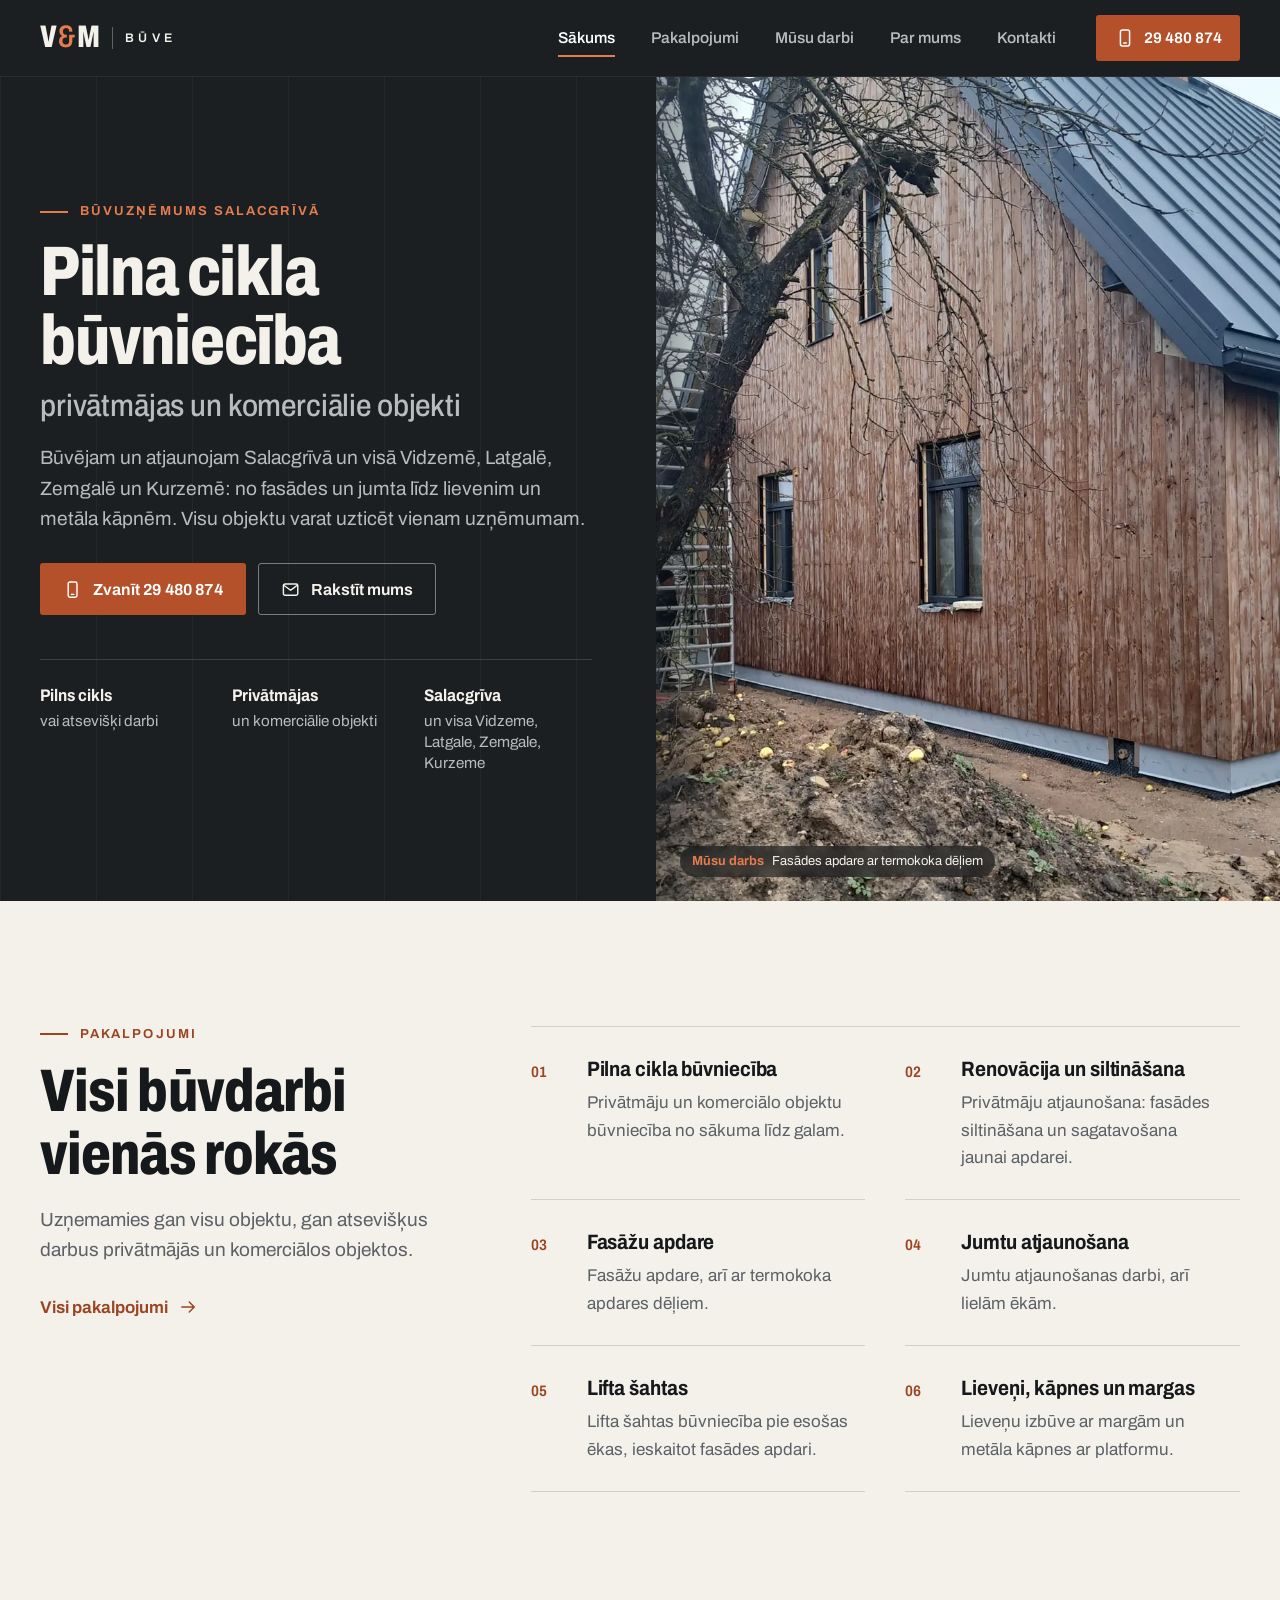
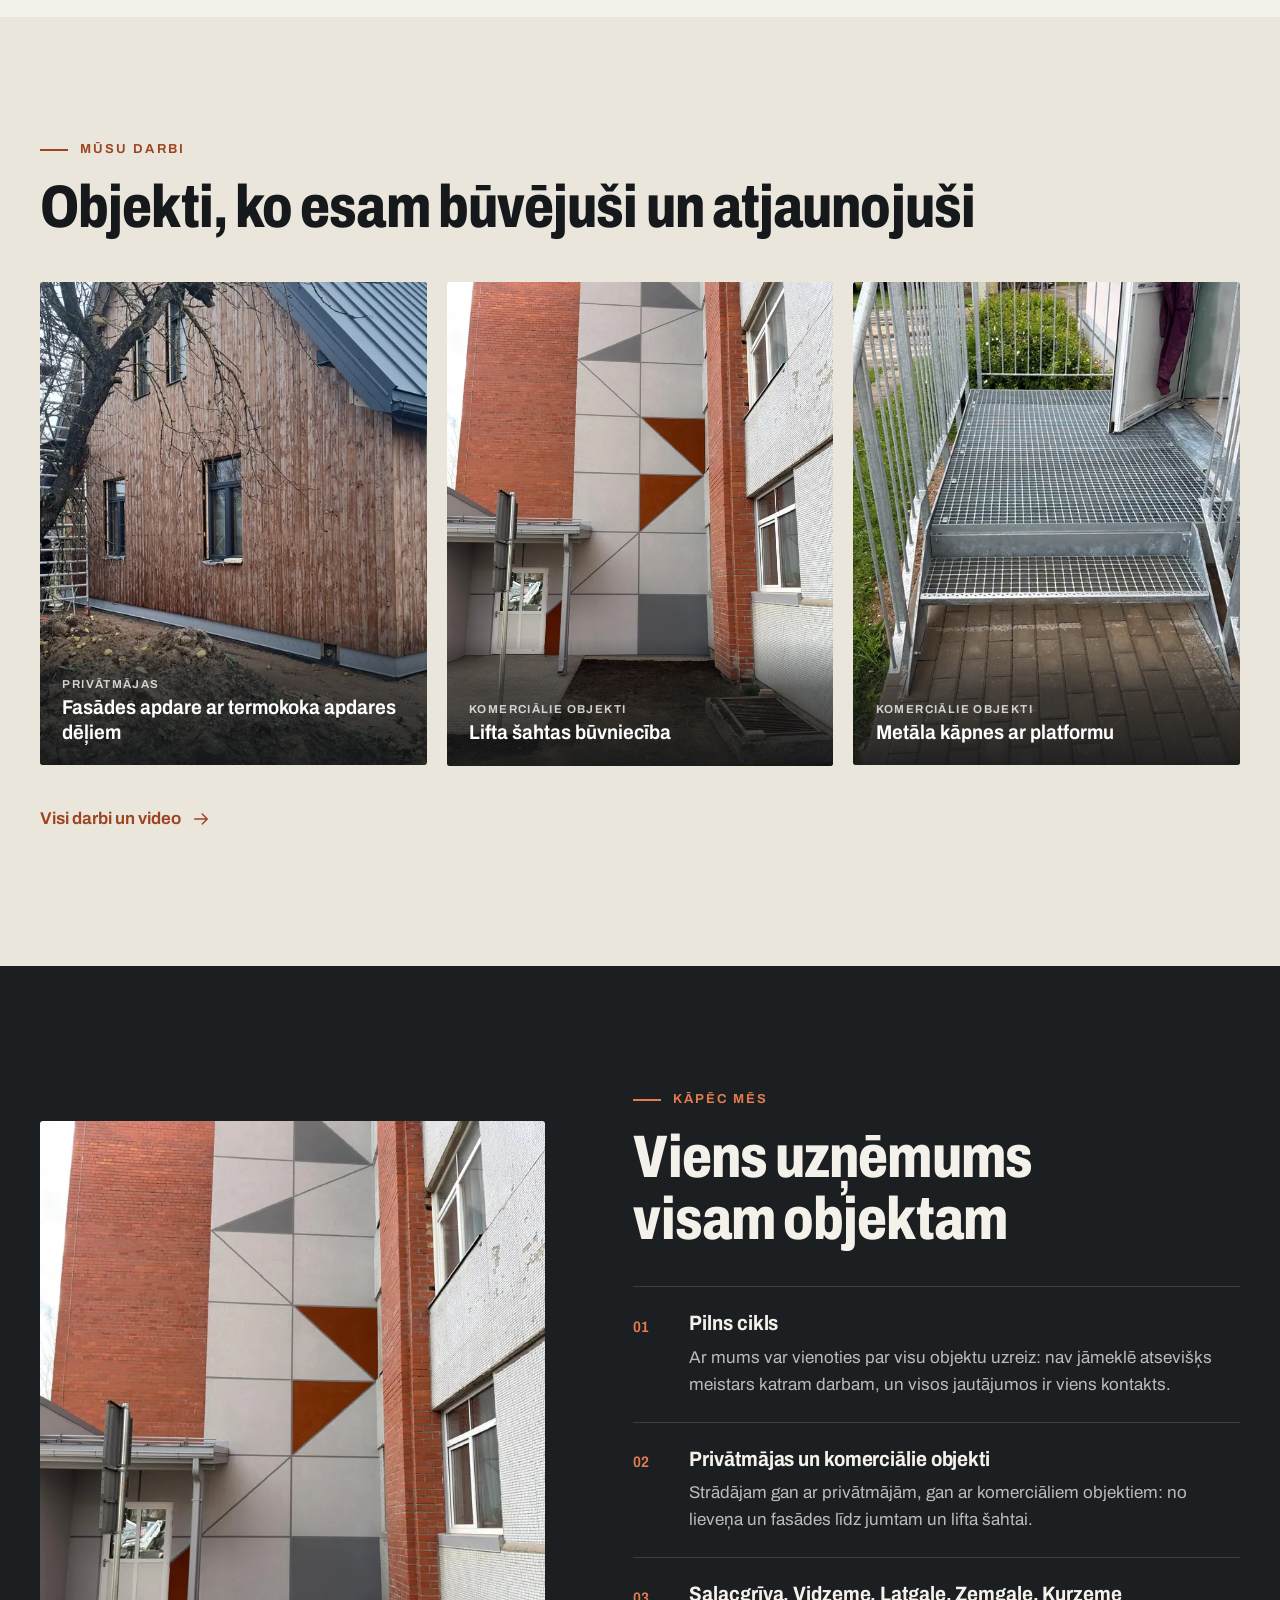
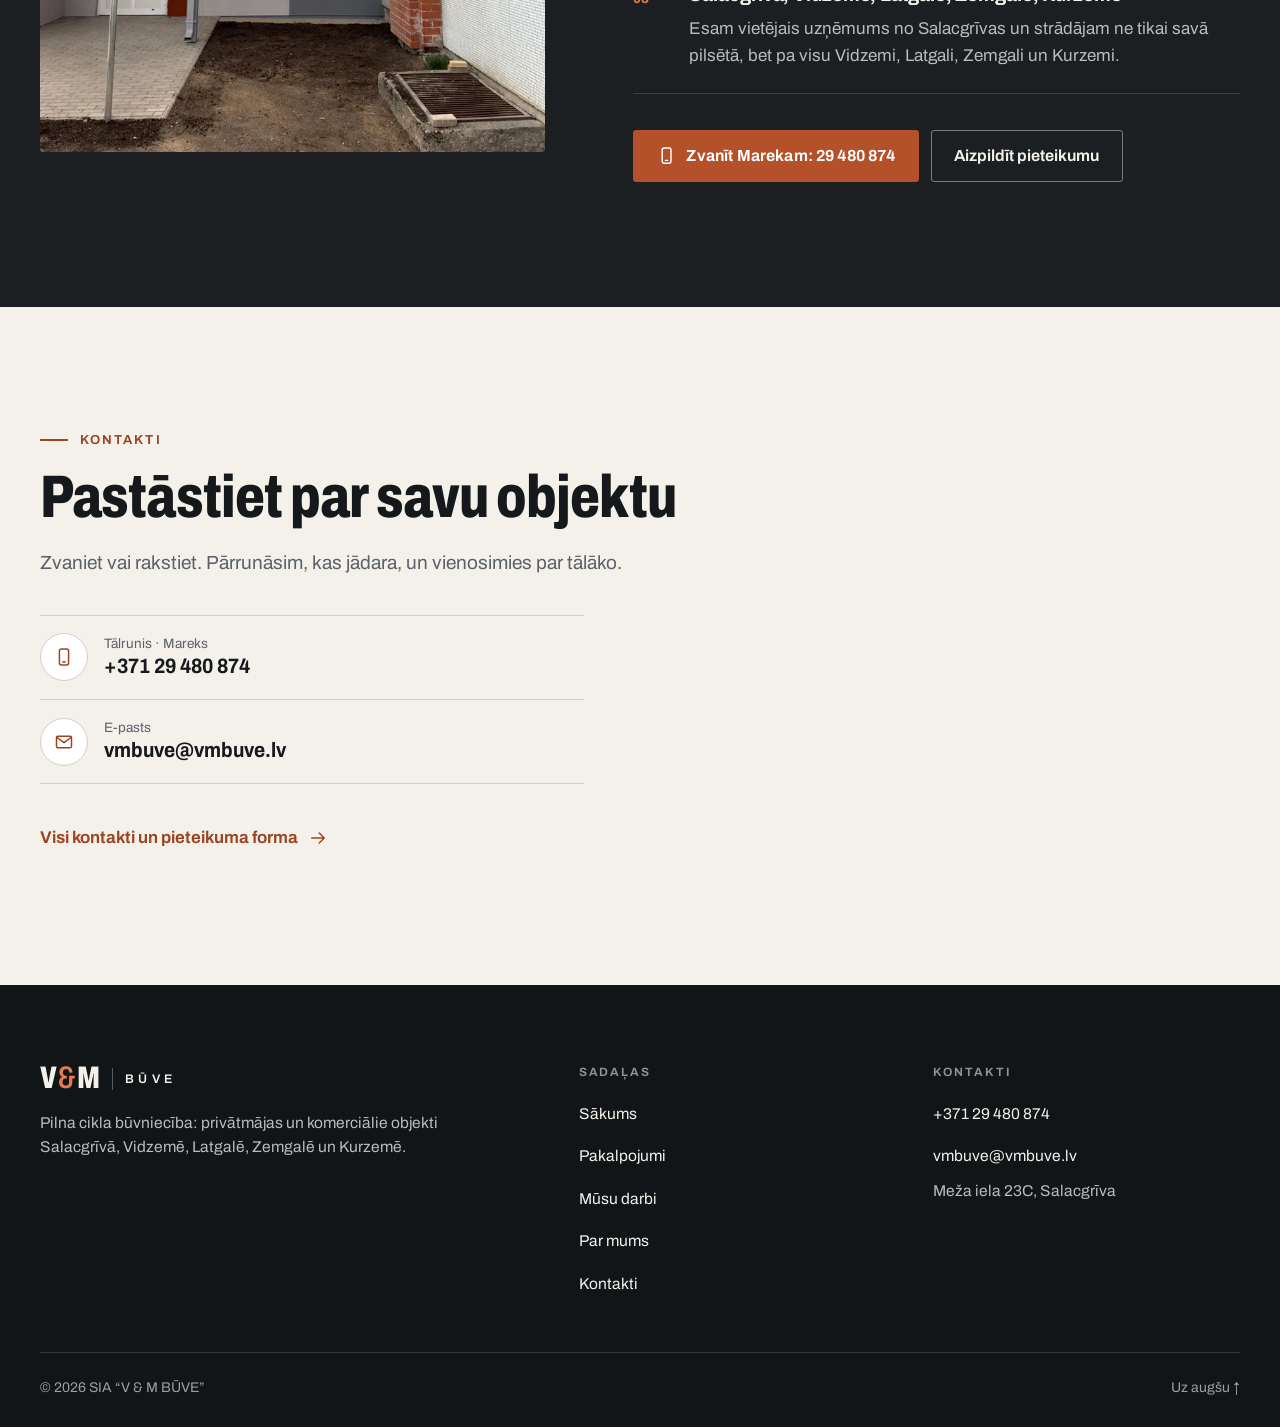
<file: index.html>
<!doctype html>
<html lang="lv">
<head>
  <meta charset="utf-8">
  <meta name="viewport" content="width=device-width, initial-scale=1, viewport-fit=cover">
  <title>V &amp; M Būve: pilna cikla būvniecība Salacgrīvā</title>
  <meta name="description" content="SIA “V &amp; M BŪVE”: pilna cikla būvniecība Salacgrīvā, Vidzemē, Latgalē, Zemgalē un Kurzemē: privātmājas un komerciālie objekti, renovācija, fasādes, jumti, lieveņi un metāla kāpnes. Tālr. 29 480 874.">
  <meta name="theme-color" content="#1b1f22">
  <meta name="format-detection" content="telephone=no">

  <meta property="og:type" content="website">
  <meta property="og:locale" content="lv_LV">
  <meta property="og:site_name" content="V &amp; M Būve">
  <meta property="og:title" content="V &amp; M Būve: pilna cikla būvniecība Salacgrīvā">
  <meta property="og:description" content="Privātmājas un komerciālie objekti Salacgrīvā, Vidzemē, Latgalē, Zemgalē un Kurzemē: būvniecība, renovācija, fasādes, jumti, lieveņi un metāla kāpnes. Zvaniet: 29 480 874.">
  <meta property="og:url" content="https://vmbuve.lv/">
  <meta property="og:image" content="https://vmbuve.lv/assets/img/og-image.jpg">
  <meta property="og:image:type" content="image/jpeg">
  <meta property="og:image:width" content="1200">
  <meta property="og:image:height" content="630">
  <meta property="og:image:alt" content="V &amp; M Būve: privātmājas fasāde ar termokoka apdares dēļiem">
  <meta name="twitter:card" content="summary_large_image">

  <link rel="icon" href="assets/img/favicon.svg" type="image/svg+xml">
  <link rel="apple-touch-icon" href="assets/img/apple-touch-icon.png">

  <link rel="preconnect" href="https://fonts.googleapis.com">
  <link rel="preconnect" href="https://fonts.gstatic.com" crossorigin>
  <link rel="preload" as="image"
        href="assets/img/darbi/fasade-apdare-ar-termokoka-apdares-deliem-1600.webp"
        imagesrcset="assets/img/darbi/fasade-apdare-ar-termokoka-apdares-deliem-960.webp 540w, assets/img/darbi/fasade-apdare-ar-termokoka-apdares-deliem-1600.webp 900w"
        imagesizes="(min-width: 1024px) 50vw, 100vw" fetchpriority="high">
  <link rel="stylesheet" href="https://fonts.googleapis.com/css2?family=Archivo:wdth,wght@62..125,400..800&amp;display=swap">
  <link rel="stylesheet" href="assets/css/style.css">

  <script type="application/ld+json">
  {
    "@context": "https://schema.org",
    "@type": "GeneralContractor",
    "name": "V & M Būve",
    "legalName": "SIA \"V & M BŪVE\"",
    "description": "Pilna cikla būvniecība: privātmājas un komerciālie objekti.",
    "telephone": "+371 29480874",
    "email": "vmbuve@vmbuve.lv",
    "address": {
      "@type": "PostalAddress",
      "streetAddress": "Meža iela 23C",
      "addressLocality": "Salacgrīva",
      "addressCountry": "LV"
    },
    "areaServed": ["Salacgrīva", "Vidzeme", "Latgale", "Zemgale", "Kurzeme"],
    "contactPoint": {
      "@type": "ContactPoint",
      "name": "Mareks",
      "telephone": "+371 29480874",
      "email": "vmbuve@vmbuve.lv",
      "contactType": "customer service",
      "availableLanguage": "lv"
    }
  }
  </script>

  <script src="assets/js/main.js" defer></script>
</head>
<body>
  <a class="skip-link" href="#saturs">Pāriet uz saturu</a>

  <svg width="0" height="0" style="position:absolute" aria-hidden="true" focusable="false">
    <symbol id="i-phone" viewBox="0 0 24 24"><rect x="6.5" y="2.5" width="11" height="19" rx="2.2"/><path d="M10.5 18h3"/></symbol>
    <symbol id="i-mail" viewBox="0 0 24 24"><rect x="3" y="5" width="18" height="14" rx="2"/><path d="m3.6 6.6 8.4 6.2 8.4-6.2"/></symbol>
    <symbol id="i-pin" viewBox="0 0 24 24"><path d="M12 21.2s-6.6-6.1-6.6-11.3a6.6 6.6 0 0 1 13.2 0c0 5.2-6.6 11.3-6.6 11.3z"/><circle cx="12" cy="9.9" r="2.4"/></symbol>
    <symbol id="i-arrow-right" viewBox="0 0 24 24"><path d="M4.5 12h15M13.5 6l6 6-6 6"/></symbol>
    <symbol id="i-arrow-left" viewBox="0 0 24 24"><path d="M19.5 12h-15M10.5 6l-6 6 6 6"/></symbol>
    <symbol id="i-close" viewBox="0 0 24 24"><path d="M6 6l12 12M18 6 6 18"/></symbol>
    <symbol id="i-expand" viewBox="0 0 24 24"><path d="M14 4h6v6M10 20H4v-6M20 4l-6.5 6.5M4 20l6.5-6.5"/></symbol>
    <symbol id="i-image" viewBox="0 0 24 24"><rect x="3" y="4.5" width="18" height="15" rx="2"/><circle cx="8.5" cy="9.5" r="1.6"/><path d="m21 15.5-5-5-8.5 8.5"/></symbol>
  </svg>

  <header class="site-header" id="top">
    <div class="container header-inner">
      <a class="brand" href="index.html" aria-label="V &amp; M Būve, uz sākumu">
        <span class="brand-vm" aria-hidden="true">V<span class="brand-amp">&amp;</span>M</span>
        <span class="brand-buve" aria-hidden="true">Būve</span>
      </a>

      <nav class="nav" id="nav" aria-label="Galvenā navigācija">
        <ul>
          <li><a href="index.html" aria-current="page">Sākums</a></li>
          <li><a href="pakalpojumi.html">Pakalpojumi</a></li>
          <li><a href="darbi.html">Mūsu darbi</a></li>
          <li><a href="par-mums.html">Par mums</a></li>
          <li><a href="kontakti.html">Kontakti</a></li>
        </ul>
        <div class="nav-contacts">
          <a class="btn btn-primary btn-tel" href="tel:+37129480874">
            <svg class="icon" aria-hidden="true"><use href="#i-phone"/></svg>Zvanīt +371 29 480 874
          </a>
          <a class="btn btn-ghost" href="mailto:vmbuve@vmbuve.lv">
            <svg class="icon" aria-hidden="true"><use href="#i-mail"/></svg>vmbuve@vmbuve.lv
          </a>
        </div>
      </nav>

      <a class="header-call" href="tel:+37129480874" aria-label="Zvanīt: +371 29 480 874">
        <svg class="icon" aria-hidden="true"><use href="#i-phone"/></svg>
        <span class="header-call-text">29 480 874</span>
      </a>

      <button class="menu-toggle" type="button" aria-expanded="false" aria-controls="nav">
        <span class="sr-only">Izvēlne</span>
        <span class="menu-bars" aria-hidden="true"><span></span><span></span><span></span></span>
      </button>
    </div>
  </header>

  <main id="saturs">

    <section class="hero is-dark" aria-labelledby="hero-title">
      <figure class="hero-media">
        <img src="assets/img/darbi/fasade-apdare-ar-termokoka-apdares-deliem-1600.webp"
             srcset="assets/img/darbi/fasade-apdare-ar-termokoka-apdares-deliem-960.webp 540w, assets/img/darbi/fasade-apdare-ar-termokoka-apdares-deliem-1600.webp 900w"
             sizes="(min-width: 1024px) 50vw, 100vw"
             width="900" height="1600"
             alt="Privātmāja ar termokoka apdares dēļu fasādi un metāla jumtu"
             fetchpriority="high" decoding="async">
        <figcaption class="hero-caption"><span><b>Mūsu darbs</b> Fasādes apdare ar termokoka dēļiem</span></figcaption>
      </figure>

      <div class="hero-body">
        <p class="eyebrow">Būvuzņēmums Salacgrīvā</p>
        <h1 id="hero-title">Pilna cikla būvniecība<span class="sr-only">: </span><span class="hero-sub">privātmājas un komerciālie objekti</span></h1>
        <p class="hero-lead">Būvējam un atjaunojam Salacgrīvā un visā Vidzemē, Latgalē, Zemgalē un Kurzemē: no fasādes un jumta līdz lievenim un metāla kāpnēm. Visu objektu varat uzticēt vienam uzņēmumam.</p>
        <div class="hero-actions">
          <a class="btn btn-primary btn-tel" href="tel:+37129480874">
            <svg class="icon" aria-hidden="true"><use href="#i-phone"/></svg>Zvanīt 29 480 874
          </a>
          <a class="btn btn-ghost" href="kontakti.html#pieteikums">
            <svg class="icon" aria-hidden="true"><use href="#i-mail"/></svg>Rakstīt mums
          </a>
        </div>
        <ul class="hero-facts">
          <li><strong>Pilns cikls</strong>vai atsevišķi darbi</li>
          <li><strong>Privātmājas</strong>un komerciālie objekti</li>
          <li><strong>Salacgrīva</strong>un visa Vidzeme, Latgale, Zemgale, Kurzeme</li>
        </ul>
      </div>
    </section>

    <section class="section services" aria-labelledby="pakalpojumi-title">
      <div class="container services-grid">
        <div class="services-head">
          <p class="eyebrow">Pakalpojumi</p>
          <h2 id="pakalpojumi-title">Visi būvdarbi vienās rokās</h2>
          <p class="section-lead">Uzņemamies gan visu objektu, gan atsevišķus darbus privātmājās un komerciālos objektos.</p>
          <a class="link-arrow" href="pakalpojumi.html">Visi pakalpojumi <svg class="icon" aria-hidden="true"><use href="#i-arrow-right"/></svg></a>
        </div>

        <ol class="service-list">
          <li class="service">
            <span class="service-num" aria-hidden="true">01</span>
            <h3>Pilna cikla būvniecība</h3>
            <p>Privātmāju un komerciālo objektu būvniecība no sākuma līdz galam.</p>
          </li>
          <li class="service">
            <span class="service-num" aria-hidden="true">02</span>
            <h3>Renovācija un siltināšana</h3>
            <p>Privātmāju atjaunošana: fasādes siltināšana un sagatavošana jaunai apdarei.</p>
          </li>
          <li class="service">
            <span class="service-num" aria-hidden="true">03</span>
            <h3>Fasāžu apdare</h3>
            <p>Fasāžu apdare, arī ar termokoka apdares dēļiem.</p>
          </li>
          <li class="service">
            <span class="service-num" aria-hidden="true">04</span>
            <h3>Jumtu atjaunošana</h3>
            <p>Jumtu atjaunošanas darbi, arī lielām ēkām.</p>
          </li>
          <li class="service">
            <span class="service-num" aria-hidden="true">05</span>
            <h3>Lifta šahtas</h3>
            <p>Lifta šahtas būvniecība pie esošas ēkas, ieskaitot fasādes apdari.</p>
          </li>
          <li class="service">
            <span class="service-num" aria-hidden="true">06</span>
            <h3>Lieveņi, kāpnes un margas</h3>
            <p>Lieveņu izbūve ar margām un metāla kāpnes ar platformu.</p>
          </li>
        </ol>
      </div>
    </section>

    <section class="section works" aria-labelledby="darbi-title">
      <div class="container">
        <div class="works-head">
          <div>
            <p class="eyebrow">Mūsu darbi</p>
            <h2 id="darbi-title">Objekti, ko esam būvējuši un atjaunojuši</h2>
          </div>
        </div>
        <ul class="gallery">
          <li class="tile">
            <a class="tile-btn" href="darbi.html">
              <img src="assets/img/darbi/fasade-apdare-ar-termokoka-apdares-deliem-960.webp" alt="" loading="lazy" decoding="async">
              <span class="tile-meta"><span class="tile-cat">Privātmājas</span><span class="tile-title">Fasādes apdare ar termokoka apdares dēļiem</span></span>
            </a>
          </li>
          <li class="tile">
            <a class="tile-btn" href="darbi.html">
              <img src="assets/img/darbi/lifta-sahtas-buvnieciba-960.webp" alt="" loading="lazy" decoding="async">
              <span class="tile-meta"><span class="tile-cat">Komerciālie objekti</span><span class="tile-title">Lifta šahtas būvniecība</span></span>
            </a>
          </li>
          <li class="tile">
            <a class="tile-btn" href="darbi.html">
              <img src="assets/img/darbi/metala-kapnes-ar-platformu-960.webp" alt="" loading="lazy" decoding="async">
              <span class="tile-meta"><span class="tile-cat">Komerciālie objekti</span><span class="tile-title">Metāla kāpnes ar platformu</span></span>
            </a>
          </li>
        </ul>
        <p style="margin-top:2rem"><a class="link-arrow" href="darbi.html">Visi darbi un video <svg class="icon" aria-hidden="true"><use href="#i-arrow-right"/></svg></a></p>
      </div>
    </section>

    <section class="section why is-dark" id="kapec-mes" aria-labelledby="kapec-title">
      <div class="container why-grid">
        <figure class="why-media">
          <img src="assets/img/darbi/lifta-sahtas-buvnieciba-960.webp"
               srcset="assets/img/darbi/lifta-sahtas-buvnieciba-960.webp 720w, assets/img/darbi/lifta-sahtas-buvnieciba-1600.webp 1200w"
               sizes="(min-width: 1024px) 40vw, 100vw"
               width="720" height="960"
               alt="Lifta šahta pie esošas ēkas ar ģeometrisku fasādes rakstu"
               loading="lazy" decoding="async">
        </figure>

        <div class="why-body">
          <p class="eyebrow">Kāpēc mēs</p>
          <h2 id="kapec-title">Viens uzņēmums visam objektam</h2>
          <ol class="why-list">
            <li class="why-item">
              <span class="why-num" aria-hidden="true">01</span>
              <h3>Pilns cikls</h3>
              <p>Ar mums var vienoties par visu objektu uzreiz: nav jāmeklē atsevišķs meistars katram darbam, un visos jautājumos ir viens kontakts.</p>
            </li>
            <li class="why-item">
              <span class="why-num" aria-hidden="true">02</span>
              <h3>Privātmājas un komerciālie objekti</h3>
              <p>Strādājam gan ar privātmājām, gan ar komerciāliem objektiem: no lieveņa un fasādes līdz jumtam un lifta šahtai.</p>
            </li>
            <li class="why-item">
              <span class="why-num" aria-hidden="true">03</span>
              <h3>Salacgrīva, Vidzeme, Latgale, Zemgale, Kurzeme</h3>
              <p>Esam vietējais uzņēmums no Salacgrīvas un strādājam ne tikai savā pilsētā, bet pa visu Vidzemi, Latgali, Zemgali un Kurzemi.</p>
            </li>
          </ol>
          <div class="why-actions">
            <a class="btn btn-primary btn-tel" href="tel:+37129480874">
              <svg class="icon" aria-hidden="true"><use href="#i-phone"/></svg>Zvanīt Marekam: 29 480 874
            </a>
            <a class="btn btn-ghost" href="kontakti.html#pieteikums">Aizpildīt pieteikumu</a>
          </div>
        </div>
      </div>
    </section>

    <section class="section contact" aria-labelledby="kontakti-title">
      <div class="container">
        <p class="eyebrow">Kontakti</p>
        <h2 id="kontakti-title">Pastāstiet par savu objektu</h2>
        <p class="section-lead">Zvaniet vai rakstiet. Pārrunāsim, kas jādara, un vienosimies par tālāko.</p>

        <ul class="contact-list" style="max-width:34rem">
          <li>
            <a class="contact-row" href="tel:+37129480874">
              <span class="contact-ico"><svg class="icon" aria-hidden="true"><use href="#i-phone"/></svg></span>
              <span><span class="contact-label">Tālrunis · Mareks</span><span class="contact-value">+371 29 480 874</span></span>
            </a>
          </li>
          <li>
            <a class="contact-row" href="mailto:vmbuve@vmbuve.lv">
              <span class="contact-ico"><svg class="icon" aria-hidden="true"><use href="#i-mail"/></svg></span>
              <span><span class="contact-label">E-pasts</span><span class="contact-value">vmbuve@vmbuve.lv</span></span>
            </a>
          </li>
        </ul>
        <p style="margin-top:2rem"><a class="link-arrow" href="kontakti.html">Visi kontakti un pieteikuma forma <svg class="icon" aria-hidden="true"><use href="#i-arrow-right"/></svg></a></p>
      </div>
    </section>

  </main>

  <footer class="site-footer">
    <div class="container footer-grid">
      <div class="footer-brand">
        <a class="brand" href="index.html" aria-label="V &amp; M Būve, uz sākumu">
          <span class="brand-vm" aria-hidden="true">V<span class="brand-amp">&amp;</span>M</span>
          <span class="brand-buve" aria-hidden="true">Būve</span>
        </a>
        <p>Pilna cikla būvniecība: privātmājas un komerciālie objekti Salacgrīvā, Vidzemē, Latgalē, Zemgalē un Kurzemē.</p>
      </div>
      <nav aria-label="Lapas sadaļas">
        <p class="footer-title">Sadaļas</p>
        <ul class="footer-links">
          <li><a href="index.html">Sākums</a></li>
          <li><a href="pakalpojumi.html">Pakalpojumi</a></li>
          <li><a href="darbi.html">Mūsu darbi</a></li>
          <li><a href="par-mums.html">Par mums</a></li>
          <li><a href="kontakti.html">Kontakti</a></li>
        </ul>
      </nav>
      <div>
        <p class="footer-title">Kontakti</p>
        <ul class="footer-links">
          <li><a href="tel:+37129480874">+371 29 480 874</a></li>
          <li><a href="mailto:vmbuve@vmbuve.lv">vmbuve@vmbuve.lv</a></li>
          <li>Meža iela 23C, Salacgrīva</li>
        </ul>
      </div>
    </div>
    <div class="container footer-bottom">
      <p>© 2026 SIA “V &amp; M BŪVE”</p>
      <a href="#top">Uz augšu ↑</a>
    </div>
  </footer>

  <div class="callbar" id="callbar">
    <a class="btn btn-primary btn-tel" href="tel:+37129480874">
      <svg class="icon" aria-hidden="true"><use href="#i-phone"/></svg>Zvanīt
    </a>
    <a class="btn btn-ghost" href="kontakti.html#pieteikums">
      <svg class="icon" aria-hidden="true"><use href="#i-mail"/></svg>Rakstīt
    </a>
  </div>
</body>
</html>
</file>
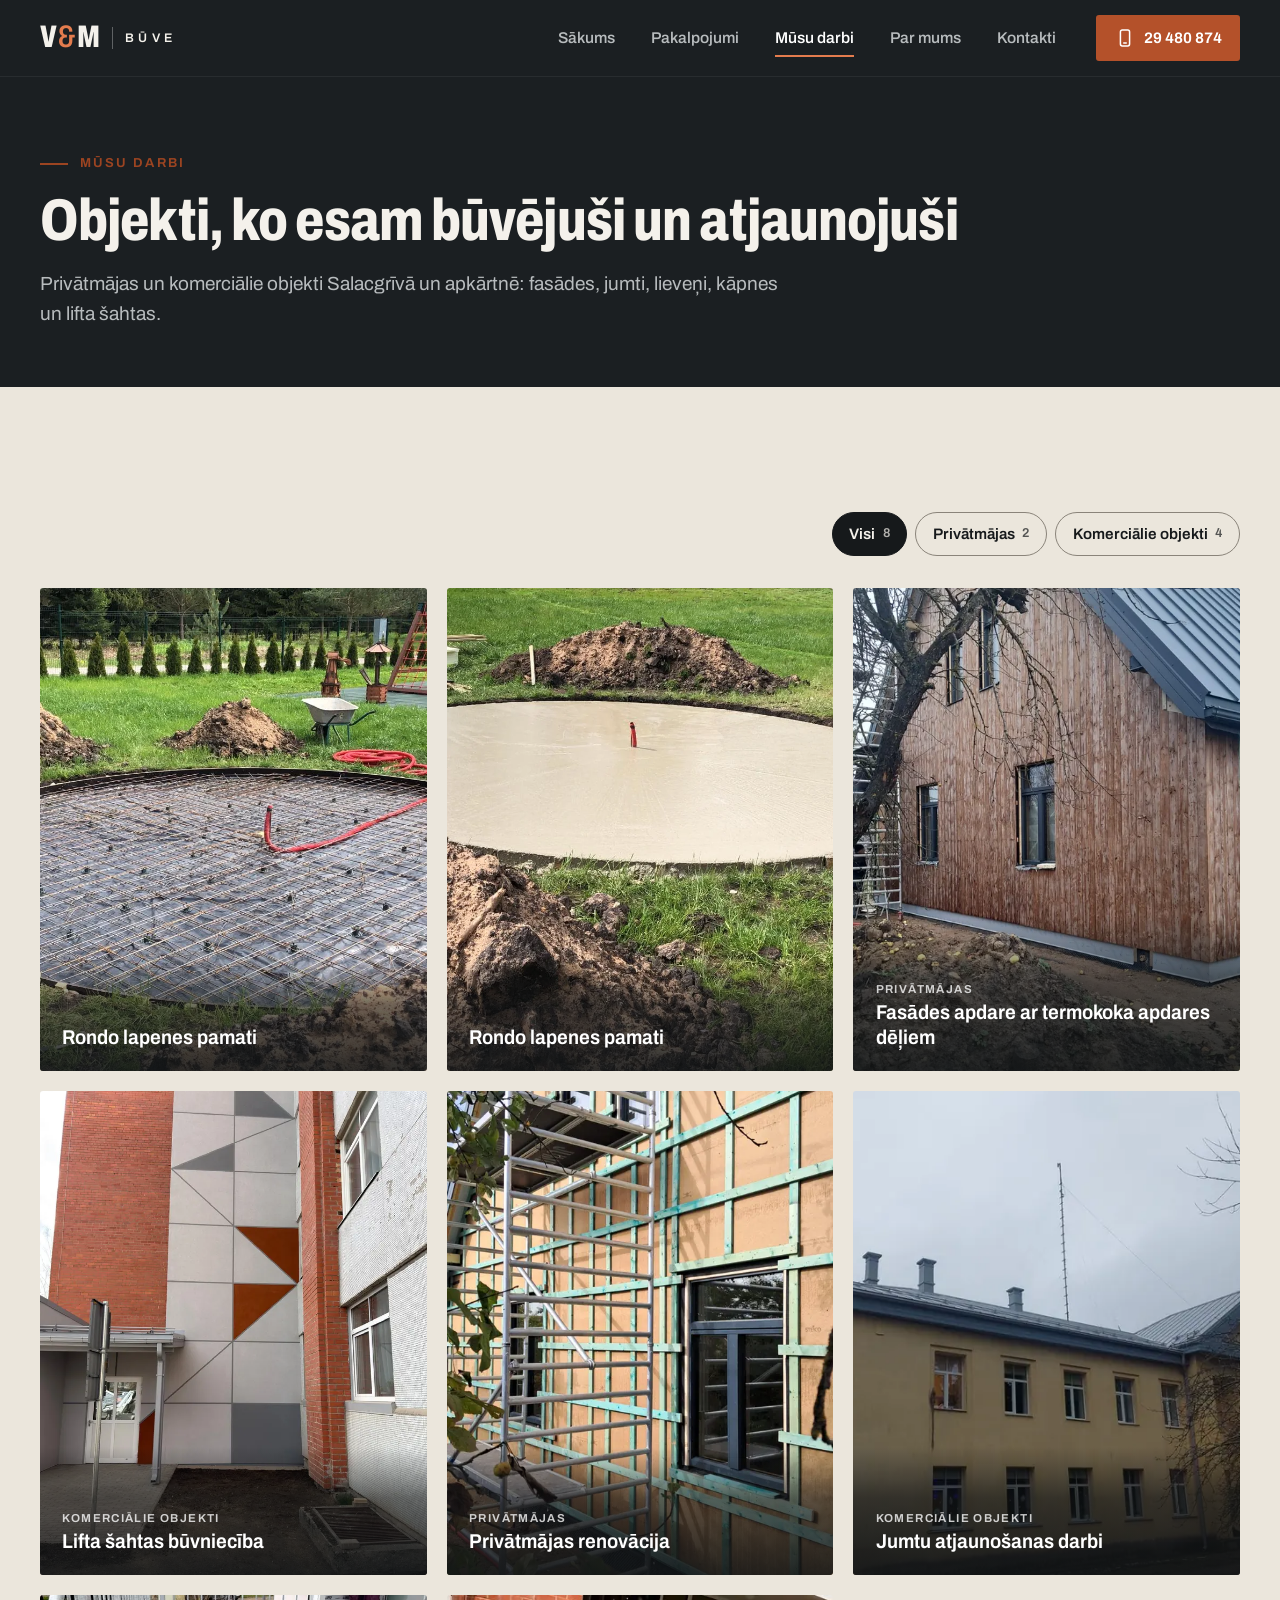
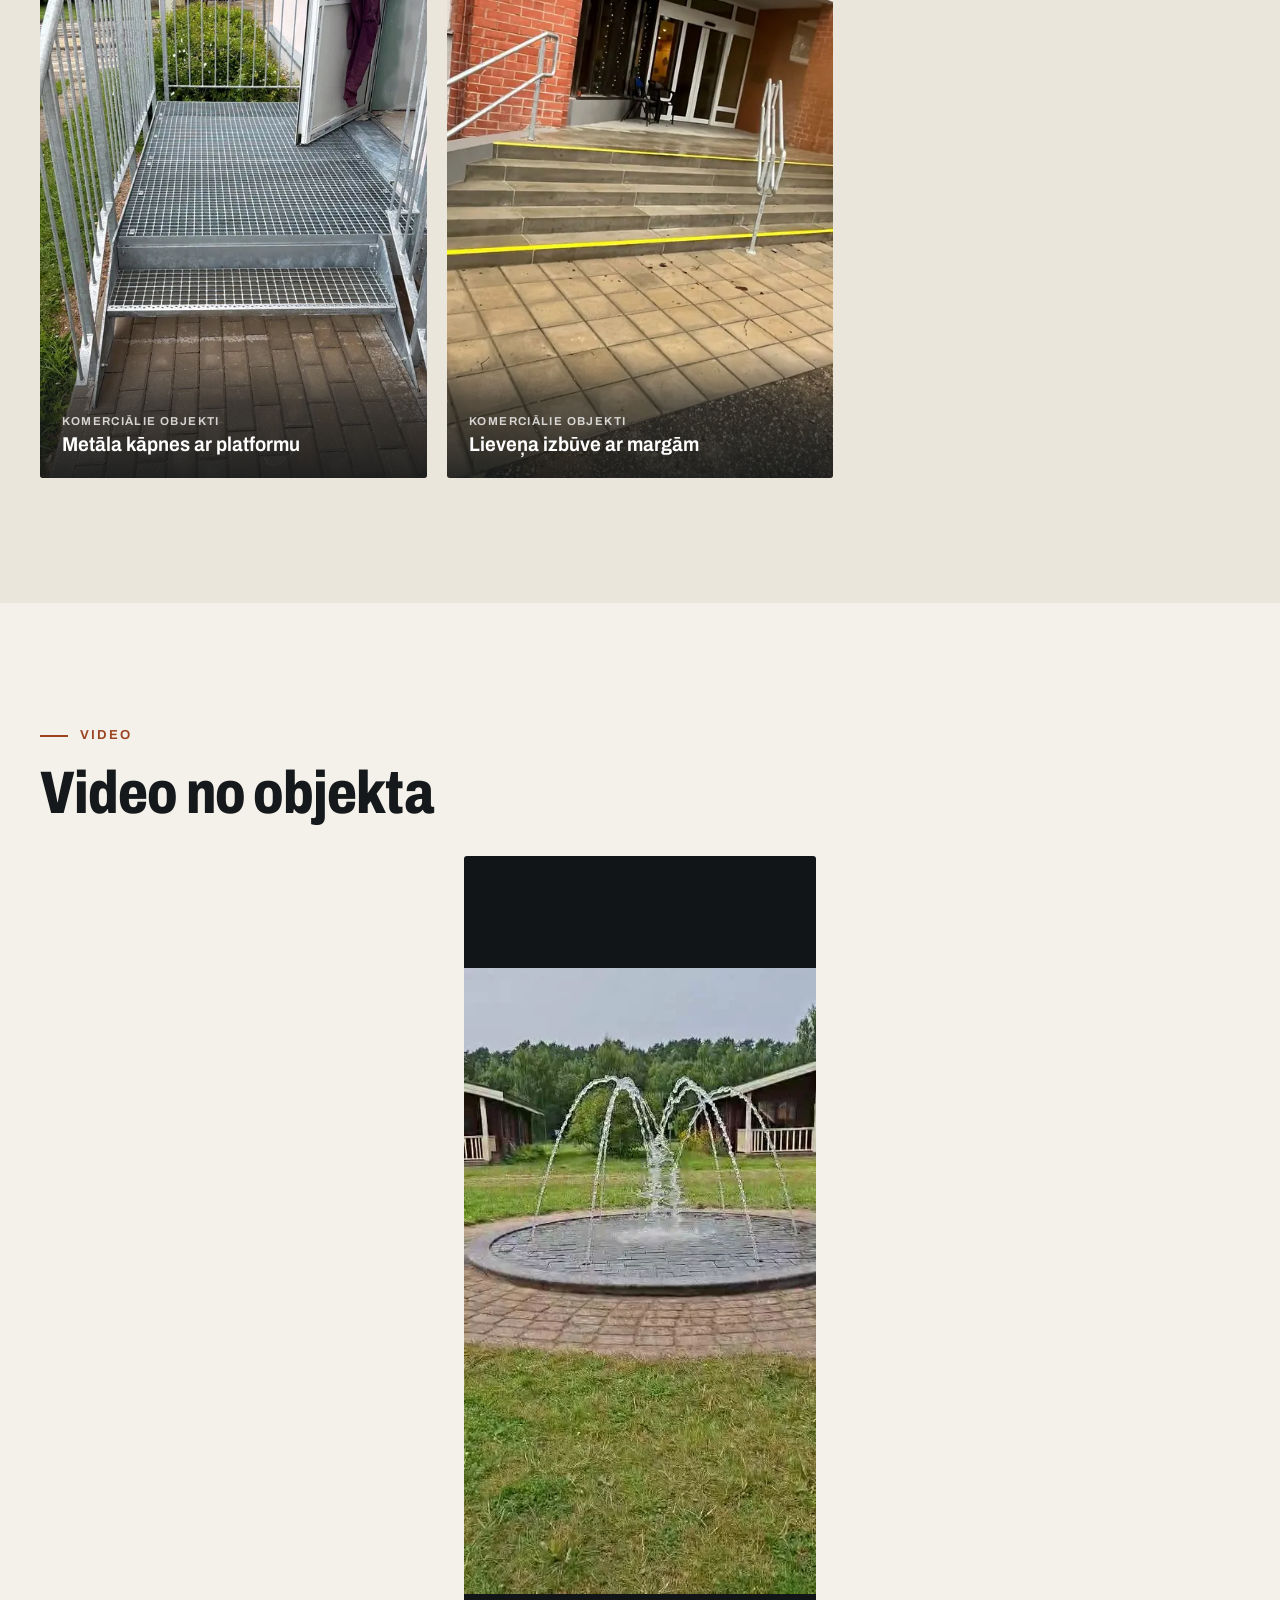
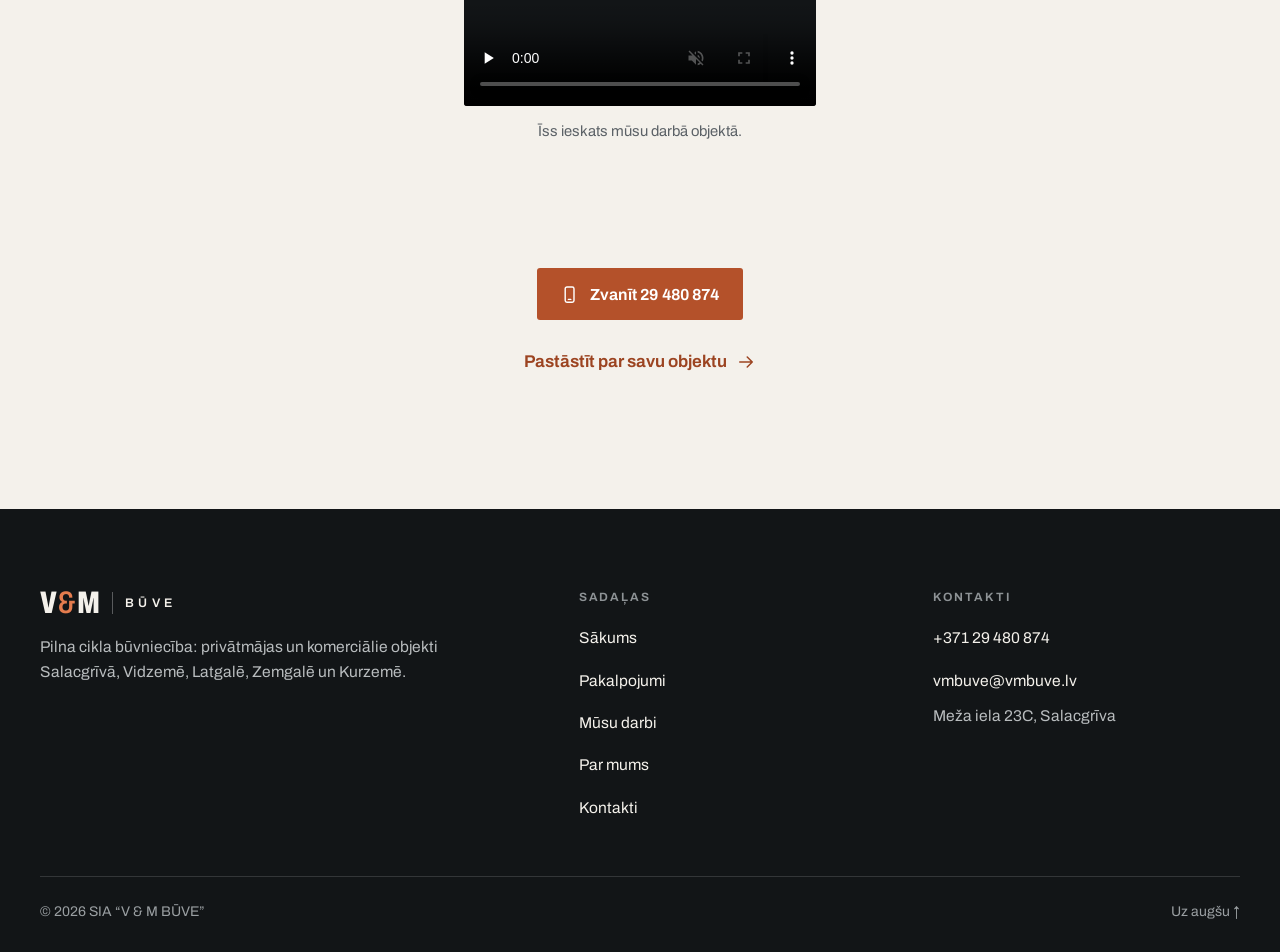
<file: darbi.html>
<!doctype html>
<html lang="lv">
<head>
  <meta charset="utf-8">
  <meta name="viewport" content="width=device-width, initial-scale=1, viewport-fit=cover">
  <title>Mūsu darbi | V &amp; M Būve</title>
  <meta name="description" content="Objektu fotogalerija un video: privātmājas un komerciālie objekti, ko SIA “V &amp; M BŪVE” ir būvējusi un atjaunojusi Salacgrīvā un apkārtnē.">
  <meta name="theme-color" content="#1b1f22">
  <meta name="format-detection" content="telephone=no">

  <meta property="og:type" content="website">
  <meta property="og:locale" content="lv_LV">
  <meta property="og:site_name" content="V &amp; M Būve">
  <meta property="og:title" content="Mūsu darbi | V &amp; M Būve">
  <meta property="og:description" content="Objektu fotogalerija un video: privātmājas un komerciālie objekti, ko esam būvējuši un atjaunojuši.">
  <meta property="og:url" content="https://vmbuve.lv/darbi.html">
  <meta property="og:image" content="https://vmbuve.lv/assets/img/og-image.jpg">
  <meta property="og:image:type" content="image/jpeg">
  <meta property="og:image:width" content="1200">
  <meta property="og:image:height" content="630">
  <meta name="twitter:card" content="summary_large_image">

  <link rel="icon" href="assets/img/favicon.svg" type="image/svg+xml">
  <link rel="apple-touch-icon" href="assets/img/apple-touch-icon.png">

  <link rel="preconnect" href="https://fonts.googleapis.com">
  <link rel="preconnect" href="https://fonts.gstatic.com" crossorigin>
  <link rel="stylesheet" href="https://fonts.googleapis.com/css2?family=Archivo:wdth,wght@62..125,400..800&amp;display=swap">
  <link rel="stylesheet" href="assets/css/style.css">

  <script src="assets/js/main.js" defer></script>
</head>
<body>
  <a class="skip-link" href="#saturs">Pāriet uz saturu</a>

  <svg width="0" height="0" style="position:absolute" aria-hidden="true" focusable="false">
    <symbol id="i-phone" viewBox="0 0 24 24"><rect x="6.5" y="2.5" width="11" height="19" rx="2.2"/><path d="M10.5 18h3"/></symbol>
    <symbol id="i-mail" viewBox="0 0 24 24"><rect x="3" y="5" width="18" height="14" rx="2"/><path d="m3.6 6.6 8.4 6.2 8.4-6.2"/></symbol>
    <symbol id="i-pin" viewBox="0 0 24 24"><path d="M12 21.2s-6.6-6.1-6.6-11.3a6.6 6.6 0 0 1 13.2 0c0 5.2-6.6 11.3-6.6 11.3z"/><circle cx="12" cy="9.9" r="2.4"/></symbol>
    <symbol id="i-arrow-right" viewBox="0 0 24 24"><path d="M4.5 12h15M13.5 6l6 6-6 6"/></symbol>
    <symbol id="i-arrow-left" viewBox="0 0 24 24"><path d="M19.5 12h-15M10.5 6l-6 6 6 6"/></symbol>
    <symbol id="i-close" viewBox="0 0 24 24"><path d="M6 6l12 12M18 6 6 18"/></symbol>
    <symbol id="i-expand" viewBox="0 0 24 24"><path d="M14 4h6v6M10 20H4v-6M20 4l-6.5 6.5M4 20l6.5-6.5"/></symbol>
    <symbol id="i-image" viewBox="0 0 24 24"><rect x="3" y="4.5" width="18" height="15" rx="2"/><circle cx="8.5" cy="9.5" r="1.6"/><path d="m21 15.5-5-5-8.5 8.5"/></symbol>
  </svg>

  <header class="site-header" id="top">
    <div class="container header-inner">
      <a class="brand" href="index.html" aria-label="V &amp; M Būve, uz sākumu">
        <span class="brand-vm" aria-hidden="true">V<span class="brand-amp">&amp;</span>M</span>
        <span class="brand-buve" aria-hidden="true">Būve</span>
      </a>

      <nav class="nav" id="nav" aria-label="Galvenā navigācija">
        <ul>
          <li><a href="index.html">Sākums</a></li>
          <li><a href="pakalpojumi.html">Pakalpojumi</a></li>
          <li><a href="darbi.html" aria-current="page">Mūsu darbi</a></li>
          <li><a href="par-mums.html">Par mums</a></li>
          <li><a href="kontakti.html">Kontakti</a></li>
        </ul>
        <div class="nav-contacts">
          <a class="btn btn-primary btn-tel" href="tel:+37129480874">
            <svg class="icon" aria-hidden="true"><use href="#i-phone"/></svg>Zvanīt +371 29 480 874
          </a>
          <a class="btn btn-ghost" href="mailto:vmbuve@vmbuve.lv">
            <svg class="icon" aria-hidden="true"><use href="#i-mail"/></svg>vmbuve@vmbuve.lv
          </a>
        </div>
      </nav>

      <a class="header-call" href="tel:+37129480874" aria-label="Zvanīt: +371 29 480 874">
        <svg class="icon" aria-hidden="true"><use href="#i-phone"/></svg>
        <span class="header-call-text">29 480 874</span>
      </a>

      <button class="menu-toggle" type="button" aria-expanded="false" aria-controls="nav">
        <span class="sr-only">Izvēlne</span>
        <span class="menu-bars" aria-hidden="true"><span></span><span></span><span></span></span>
      </button>
    </div>
  </header>

  <main id="saturs">

    <section class="page-hero">
      <div class="container">
        <p class="eyebrow">Mūsu darbi</p>
        <h1>Objekti, ko esam būvējuši un atjaunojuši</h1>
        <p class="page-hero-lead">Privātmājas un komerciālie objekti Salacgrīvā un apkārtnē: fasādes, jumti, lieveņi, kāpnes un lifta šahtas.</p>
      </div>
    </section>

    <section class="section works">
      <div class="container">
        <div class="filters" id="filters" role="group" aria-label="Rādīt objektus" style="margin-bottom:2rem" hidden></div>
        <ul class="gallery" id="gallery"></ul>
        <noscript><p class="gallery-note">Lai apskatītu fotogrāfijas, pārlūkā ieslēdziet JavaScript.</p></noscript>
      </div>
    </section>

    <section class="section">
      <div class="container">
        <p class="eyebrow">Video</p>
        <h2 style="margin-bottom:2rem">Video no objekta</h2>
        <figure class="video-block">
          <video controls muted playsinline preload="none"
                 poster="assets/video/darbi-video-poster.webp"
                 width="478" height="850">
            <source src="assets/video/darbi-video.mp4" type="video/mp4">
            Jūsu pārlūkā nevar atskaņot video. Rakstiet uz <a href="mailto:vmbuve@vmbuve.lv">vmbuve@vmbuve.lv</a>.
          </video>
          <figcaption>Īss ieskats mūsu darbā objektā.</figcaption>
        </figure>
      </div>
    </section>

    <section class="section" style="padding-top:0">
      <div class="container" style="text-align:center">
        <a class="btn btn-primary btn-tel" href="tel:+37129480874">
          <svg class="icon" aria-hidden="true"><use href="#i-phone"/></svg>Zvanīt 29 480 874
        </a>
        <p style="margin-top:1.25rem"><a class="link-arrow" href="kontakti.html#pieteikums">Pastāstīt par savu objektu <svg class="icon" aria-hidden="true"><use href="#i-arrow-right"/></svg></a></p>
      </div>
    </section>

  </main>

  <footer class="site-footer">
    <div class="container footer-grid">
      <div class="footer-brand">
        <a class="brand" href="index.html" aria-label="V &amp; M Būve, uz sākumu">
          <span class="brand-vm" aria-hidden="true">V<span class="brand-amp">&amp;</span>M</span>
          <span class="brand-buve" aria-hidden="true">Būve</span>
        </a>
        <p>Pilna cikla būvniecība: privātmājas un komerciālie objekti Salacgrīvā, Vidzemē, Latgalē, Zemgalē un Kurzemē.</p>
      </div>
      <nav aria-label="Lapas sadaļas">
        <p class="footer-title">Sadaļas</p>
        <ul class="footer-links">
          <li><a href="index.html">Sākums</a></li>
          <li><a href="pakalpojumi.html">Pakalpojumi</a></li>
          <li><a href="darbi.html">Mūsu darbi</a></li>
          <li><a href="par-mums.html">Par mums</a></li>
          <li><a href="kontakti.html">Kontakti</a></li>
        </ul>
      </nav>
      <div>
        <p class="footer-title">Kontakti</p>
        <ul class="footer-links">
          <li><a href="tel:+37129480874">+371 29 480 874</a></li>
          <li><a href="mailto:vmbuve@vmbuve.lv">vmbuve@vmbuve.lv</a></li>
          <li>Meža iela 23C, Salacgrīva</li>
        </ul>
      </div>
    </div>
    <div class="container footer-bottom">
      <p>© 2026 SIA “V &amp; M BŪVE”</p>
      <a href="#top">Uz augšu ↑</a>
    </div>
  </footer>

  <div class="callbar" id="callbar">
    <a class="btn btn-primary btn-tel" href="tel:+37129480874">
      <svg class="icon" aria-hidden="true"><use href="#i-phone"/></svg>Zvanīt
    </a>
    <a class="btn btn-ghost" href="kontakti.html#pieteikums">
      <svg class="icon" aria-hidden="true"><use href="#i-mail"/></svg>Rakstīt
    </a>
  </div>

  <dialog class="lightbox" id="lightbox" aria-labelledby="lb-title">
    <div class="lb">
      <div class="lb-top">
        <span class="lb-count" id="lb-count"></span>
        <button class="lb-btn lb-close" type="button" aria-label="Aizvērt">
          <svg class="icon" aria-hidden="true"><use href="#i-close"/></svg>
        </button>
      </div>
      <div class="lb-stage" id="lb-stage"></div>
      <div class="lb-bottom">
        <div class="lb-caption">
          <p class="lb-cat" id="lb-cat"></p>
          <p class="lb-title" id="lb-title"></p>
        </div>
        <div class="lb-nav">
          <button class="lb-btn lb-prev" type="button" aria-label="Iepriekšējais foto">
            <svg class="icon" aria-hidden="true"><use href="#i-arrow-left"/></svg>
          </button>
          <button class="lb-btn lb-next" type="button" aria-label="Nākamais foto">
            <svg class="icon" aria-hidden="true"><use href="#i-arrow-right"/></svg>
          </button>
        </div>
      </div>
    </div>
  </dialog>
</body>
</html>
</file>
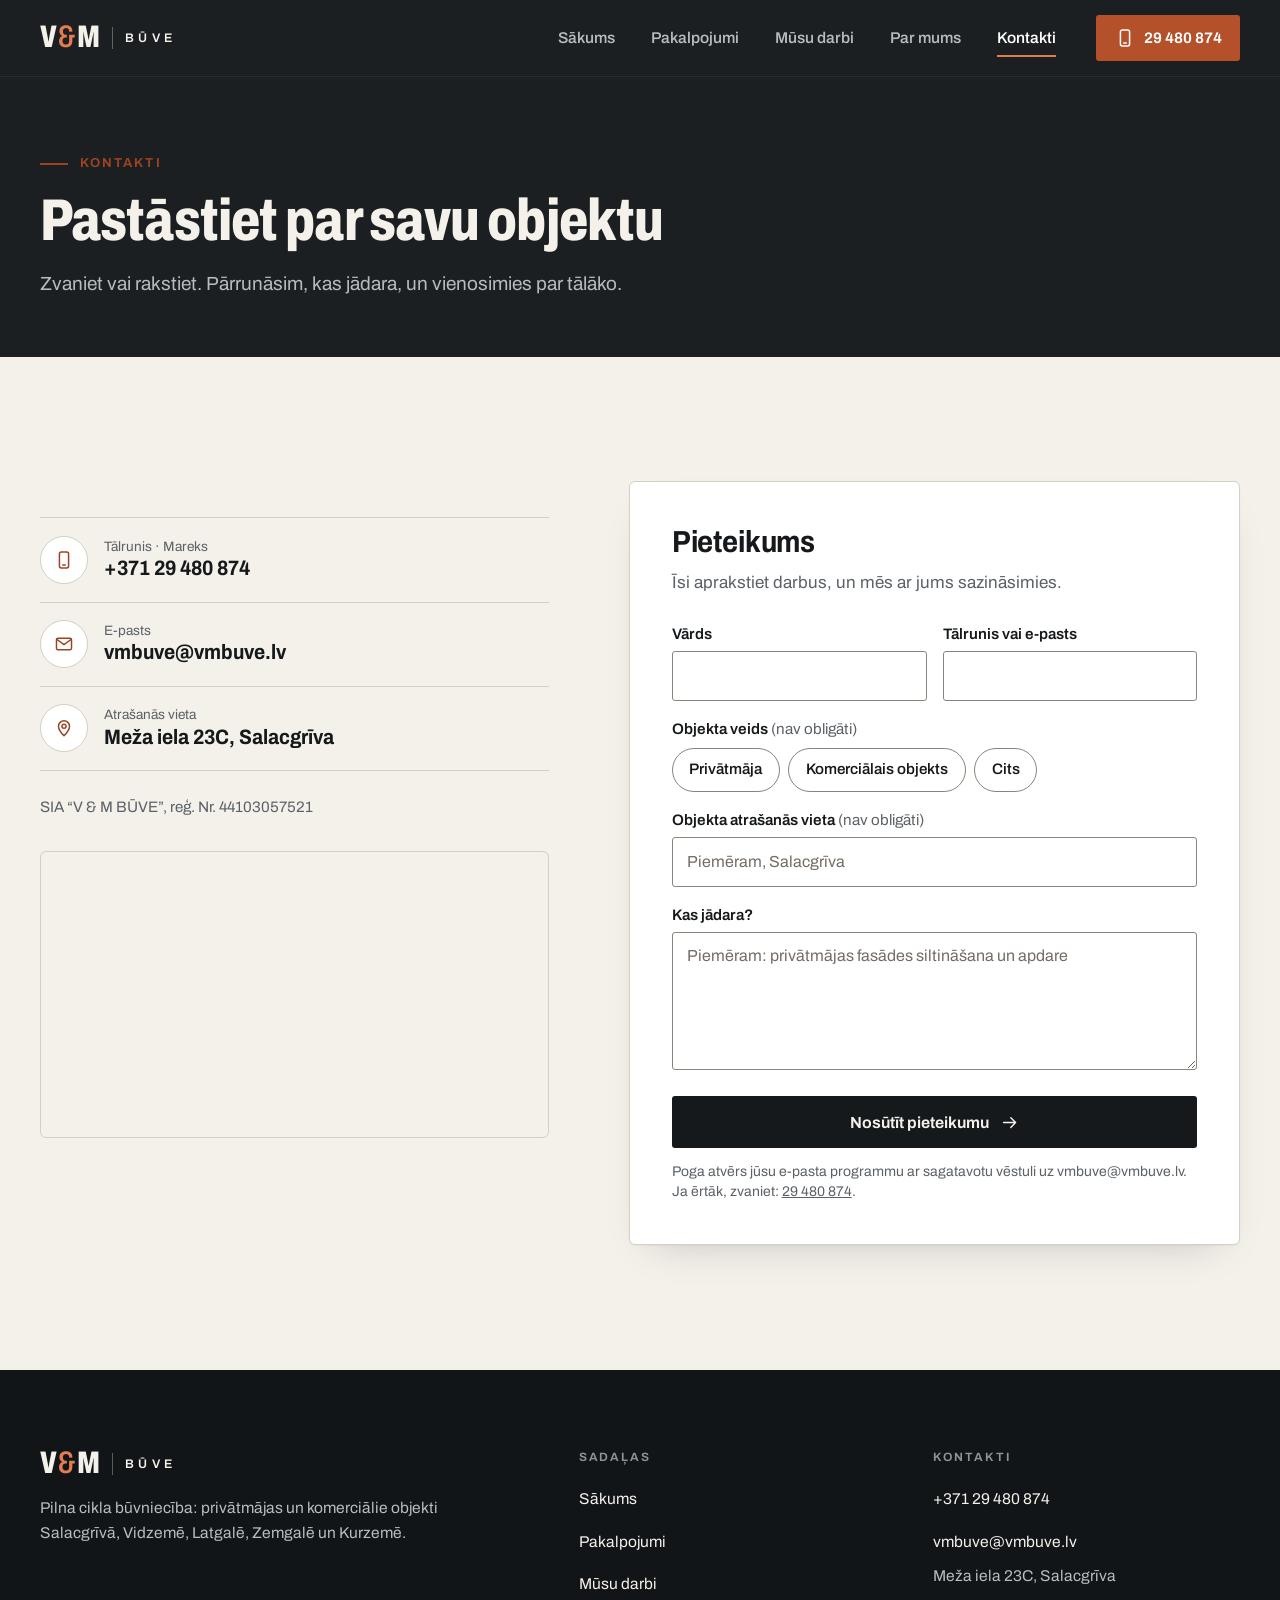
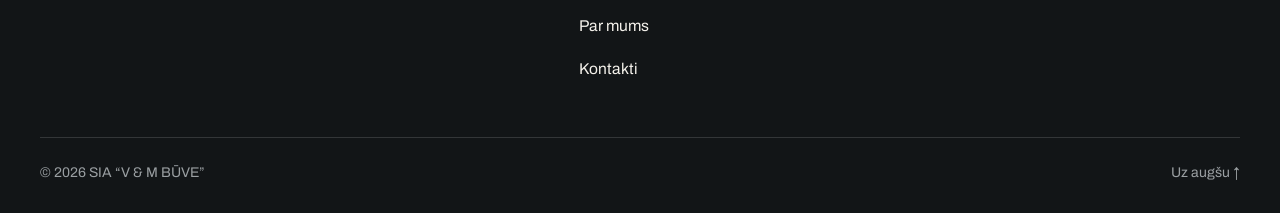
<file: kontakti.html>
<!doctype html>
<html lang="lv">
<head>
  <meta charset="utf-8">
  <meta name="viewport" content="width=device-width, initial-scale=1, viewport-fit=cover">
  <title>Kontakti | V &amp; M Būve</title>
  <meta name="description" content="Zvaniet vai rakstiet SIA “V &amp; M BŪVE”: tālrunis +371 29 480 874, e-pasts vmbuve@vmbuve.lv, Meža iela 23C, Salacgrīva.">
  <meta name="theme-color" content="#1b1f22">
  <meta name="format-detection" content="telephone=no">

  <meta property="og:type" content="website">
  <meta property="og:locale" content="lv_LV">
  <meta property="og:site_name" content="V &amp; M Būve">
  <meta property="og:title" content="Kontakti | V &amp; M Būve">
  <meta property="og:description" content="Zvaniet vai rakstiet: +371 29 480 874, vmbuve@vmbuve.lv, Meža iela 23C, Salacgrīva.">
  <meta property="og:url" content="https://vmbuve.lv/kontakti.html">
  <meta property="og:image" content="https://vmbuve.lv/assets/img/og-image.jpg">
  <meta property="og:image:type" content="image/jpeg">
  <meta property="og:image:width" content="1200">
  <meta property="og:image:height" content="630">
  <meta name="twitter:card" content="summary_large_image">

  <link rel="icon" href="assets/img/favicon.svg" type="image/svg+xml">
  <link rel="apple-touch-icon" href="assets/img/apple-touch-icon.png">

  <link rel="preconnect" href="https://fonts.googleapis.com">
  <link rel="preconnect" href="https://fonts.gstatic.com" crossorigin>
  <link rel="stylesheet" href="https://fonts.googleapis.com/css2?family=Archivo:wdth,wght@62..125,400..800&amp;display=swap">
  <link rel="stylesheet" href="assets/css/style.css">

  <script type="application/ld+json">
  {
    "@context": "https://schema.org",
    "@type": "GeneralContractor",
    "name": "V & M Būve",
    "legalName": "SIA \"V & M BŪVE\"",
    "description": "Pilna cikla būvniecība: privātmājas un komerciālie objekti.",
    "telephone": "+371 29480874",
    "email": "vmbuve@vmbuve.lv",
    "address": {
      "@type": "PostalAddress",
      "streetAddress": "Meža iela 23C",
      "addressLocality": "Salacgrīva",
      "addressCountry": "LV"
    },
    "areaServed": ["Salacgrīva", "Vidzeme", "Latgale", "Zemgale", "Kurzeme"],
    "contactPoint": {
      "@type": "ContactPoint",
      "name": "Mareks",
      "telephone": "+371 29480874",
      "email": "vmbuve@vmbuve.lv",
      "contactType": "customer service",
      "availableLanguage": "lv"
    }
  }
  </script>

  <script src="assets/js/main.js" defer></script>
</head>
<body>
  <a class="skip-link" href="#saturs">Pāriet uz saturu</a>

  <svg width="0" height="0" style="position:absolute" aria-hidden="true" focusable="false">
    <symbol id="i-phone" viewBox="0 0 24 24"><rect x="6.5" y="2.5" width="11" height="19" rx="2.2"/><path d="M10.5 18h3"/></symbol>
    <symbol id="i-mail" viewBox="0 0 24 24"><rect x="3" y="5" width="18" height="14" rx="2"/><path d="m3.6 6.6 8.4 6.2 8.4-6.2"/></symbol>
    <symbol id="i-pin" viewBox="0 0 24 24"><path d="M12 21.2s-6.6-6.1-6.6-11.3a6.6 6.6 0 0 1 13.2 0c0 5.2-6.6 11.3-6.6 11.3z"/><circle cx="12" cy="9.9" r="2.4"/></symbol>
    <symbol id="i-arrow-right" viewBox="0 0 24 24"><path d="M4.5 12h15M13.5 6l6 6-6 6"/></symbol>
    <symbol id="i-arrow-left" viewBox="0 0 24 24"><path d="M19.5 12h-15M10.5 6l-6 6 6 6"/></symbol>
    <symbol id="i-close" viewBox="0 0 24 24"><path d="M6 6l12 12M18 6 6 18"/></symbol>
    <symbol id="i-expand" viewBox="0 0 24 24"><path d="M14 4h6v6M10 20H4v-6M20 4l-6.5 6.5M4 20l6.5-6.5"/></symbol>
    <symbol id="i-image" viewBox="0 0 24 24"><rect x="3" y="4.5" width="18" height="15" rx="2"/><circle cx="8.5" cy="9.5" r="1.6"/><path d="m21 15.5-5-5-8.5 8.5"/></symbol>
  </svg>

  <header class="site-header" id="top">
    <div class="container header-inner">
      <a class="brand" href="index.html" aria-label="V &amp; M Būve, uz sākumu">
        <span class="brand-vm" aria-hidden="true">V<span class="brand-amp">&amp;</span>M</span>
        <span class="brand-buve" aria-hidden="true">Būve</span>
      </a>

      <nav class="nav" id="nav" aria-label="Galvenā navigācija">
        <ul>
          <li><a href="index.html">Sākums</a></li>
          <li><a href="pakalpojumi.html">Pakalpojumi</a></li>
          <li><a href="darbi.html">Mūsu darbi</a></li>
          <li><a href="par-mums.html">Par mums</a></li>
          <li><a href="kontakti.html" aria-current="page">Kontakti</a></li>
        </ul>
        <div class="nav-contacts">
          <a class="btn btn-primary btn-tel" href="tel:+37129480874">
            <svg class="icon" aria-hidden="true"><use href="#i-phone"/></svg>Zvanīt +371 29 480 874
          </a>
          <a class="btn btn-ghost" href="mailto:vmbuve@vmbuve.lv">
            <svg class="icon" aria-hidden="true"><use href="#i-mail"/></svg>vmbuve@vmbuve.lv
          </a>
        </div>
      </nav>

      <a class="header-call" href="tel:+37129480874" aria-label="Zvanīt: +371 29 480 874">
        <svg class="icon" aria-hidden="true"><use href="#i-phone"/></svg>
        <span class="header-call-text">29 480 874</span>
      </a>

      <button class="menu-toggle" type="button" aria-expanded="false" aria-controls="nav">
        <span class="sr-only">Izvēlne</span>
        <span class="menu-bars" aria-hidden="true"><span></span><span></span><span></span></span>
      </button>
    </div>
  </header>

  <main id="saturs">

    <section class="page-hero">
      <div class="container">
        <p class="eyebrow">Kontakti</p>
        <h1>Pastāstiet par savu objektu</h1>
        <p class="page-hero-lead">Zvaniet vai rakstiet. Pārrunāsim, kas jādara, un vienosimies par tālāko.</p>
      </div>
    </section>

    <section class="section contact">
      <div class="container contact-grid">
        <div class="contact-info">
          <ul class="contact-list">
            <li>
              <a class="contact-row" href="tel:+37129480874">
                <span class="contact-ico"><svg class="icon" aria-hidden="true"><use href="#i-phone"/></svg></span>
                <span><span class="contact-label">Tālrunis · Mareks</span><span class="contact-value">+371 29 480 874</span></span>
              </a>
            </li>
            <li>
              <a class="contact-row" href="mailto:vmbuve@vmbuve.lv">
                <span class="contact-ico"><svg class="icon" aria-hidden="true"><use href="#i-mail"/></svg></span>
                <span><span class="contact-label">E-pasts</span><span class="contact-value">vmbuve@vmbuve.lv</span></span>
              </a>
            </li>
            <li>
              <div class="contact-row">
                <span class="contact-ico"><svg class="icon" aria-hidden="true"><use href="#i-pin"/></svg></span>
                <span><span class="contact-label">Atrašanās vieta</span><span class="contact-value">Meža iela 23C, Salacgrīva</span></span>
              </div>
            </li>
          </ul>
          <p class="contact-company">SIA “V &amp; M BŪVE”, reģ. Nr. 44103057521</p>

          <div class="contact-map">
            <iframe src="https://www.openstreetmap.org/export/embed.html?bbox=24.3158%2C57.7378%2C24.3958%2C57.7778&amp;layer=mapnik&amp;marker=57.7578%2C24.3558"
                    title="Salacgrīva kartē" loading="lazy" referrerpolicy="no-referrer-when-downgrade"></iframe>
          </div>
        </div>

        <form class="enquiry" id="pieteikums" action="mailto:vmbuve@vmbuve.lv" method="post" enctype="text/plain" aria-labelledby="pieteikums-title">
          <h3 id="pieteikums-title">Pieteikums</h3>
          <p class="enquiry-intro">Īsi aprakstiet darbus, un mēs ar jums sazināsimies.</p>

          <div class="field-row">
            <div class="field">
              <label for="f-vards">Vārds</label>
              <input id="f-vards" name="vards" type="text" autocomplete="name" required aria-describedby="f-vards-err">
              <p class="field-error" id="f-vards-err" aria-live="polite"></p>
            </div>
            <div class="field">
              <label for="f-kontakts">Tālrunis vai e-pasts</label>
              <input id="f-kontakts" name="kontakts" type="text" autocomplete="tel" required aria-describedby="f-kontakts-err">
              <p class="field-error" id="f-kontakts-err" aria-live="polite"></p>
            </div>
          </div>

          <fieldset class="choice-group">
            <legend>Objekta veids <span class="optional">(nav obligāti)</span></legend>
            <div class="choices">
              <label class="choice"><input type="radio" name="objekts" value="Privātmāja"><span>Privātmāja</span></label>
              <label class="choice"><input type="radio" name="objekts" value="Komerciālais objekts"><span>Komerciālais objekts</span></label>
              <label class="choice"><input type="radio" name="objekts" value="Cits"><span>Cits</span></label>
            </div>
          </fieldset>

          <div class="field">
            <label for="f-vieta">Objekta atrašanās vieta <span class="optional">(nav obligāti)</span></label>
            <input id="f-vieta" name="vieta" type="text" autocomplete="address-level2" placeholder="Piemēram, Salacgrīva">
          </div>

          <div class="field">
            <label for="f-apraksts">Kas jādara?</label>
            <textarea id="f-apraksts" name="apraksts" rows="5" required aria-describedby="f-apraksts-err" placeholder="Piemēram: privātmājas fasādes siltināšana un apdare"></textarea>
            <p class="field-error" id="f-apraksts-err" aria-live="polite"></p>
          </div>

          <button class="btn btn-dark enquiry-submit" type="submit">
            Nosūtīt pieteikumu <svg class="icon" aria-hidden="true"><use href="#i-arrow-right"/></svg>
          </button>
          <p class="form-note">Poga atvērs jūsu e-pasta programmu ar sagatavotu vēstuli uz vmbuve@vmbuve.lv. Ja ērtāk, zvaniet: <a href="tel:+37129480874">29 480 874</a>.</p>
          <p class="form-status" id="form-status" role="status" hidden></p>
        </form>
      </div>
    </section>

  </main>

  <footer class="site-footer">
    <div class="container footer-grid">
      <div class="footer-brand">
        <a class="brand" href="index.html" aria-label="V &amp; M Būve, uz sākumu">
          <span class="brand-vm" aria-hidden="true">V<span class="brand-amp">&amp;</span>M</span>
          <span class="brand-buve" aria-hidden="true">Būve</span>
        </a>
        <p>Pilna cikla būvniecība: privātmājas un komerciālie objekti Salacgrīvā, Vidzemē, Latgalē, Zemgalē un Kurzemē.</p>
      </div>
      <nav aria-label="Lapas sadaļas">
        <p class="footer-title">Sadaļas</p>
        <ul class="footer-links">
          <li><a href="index.html">Sākums</a></li>
          <li><a href="pakalpojumi.html">Pakalpojumi</a></li>
          <li><a href="darbi.html">Mūsu darbi</a></li>
          <li><a href="par-mums.html">Par mums</a></li>
          <li><a href="kontakti.html">Kontakti</a></li>
        </ul>
      </nav>
      <div>
        <p class="footer-title">Kontakti</p>
        <ul class="footer-links">
          <li><a href="tel:+37129480874">+371 29 480 874</a></li>
          <li><a href="mailto:vmbuve@vmbuve.lv">vmbuve@vmbuve.lv</a></li>
          <li>Meža iela 23C, Salacgrīva</li>
        </ul>
      </div>
    </div>
    <div class="container footer-bottom">
      <p>© 2026 SIA “V &amp; M BŪVE”</p>
      <a href="#top">Uz augšu ↑</a>
    </div>
  </footer>

  <div class="callbar" id="callbar">
    <a class="btn btn-primary btn-tel" href="tel:+37129480874">
      <svg class="icon" aria-hidden="true"><use href="#i-phone"/></svg>Zvanīt
    </a>
    <a class="btn btn-ghost" href="#pieteikums">
      <svg class="icon" aria-hidden="true"><use href="#i-mail"/></svg>Rakstīt
    </a>
  </div>
</body>
</html>
</file>
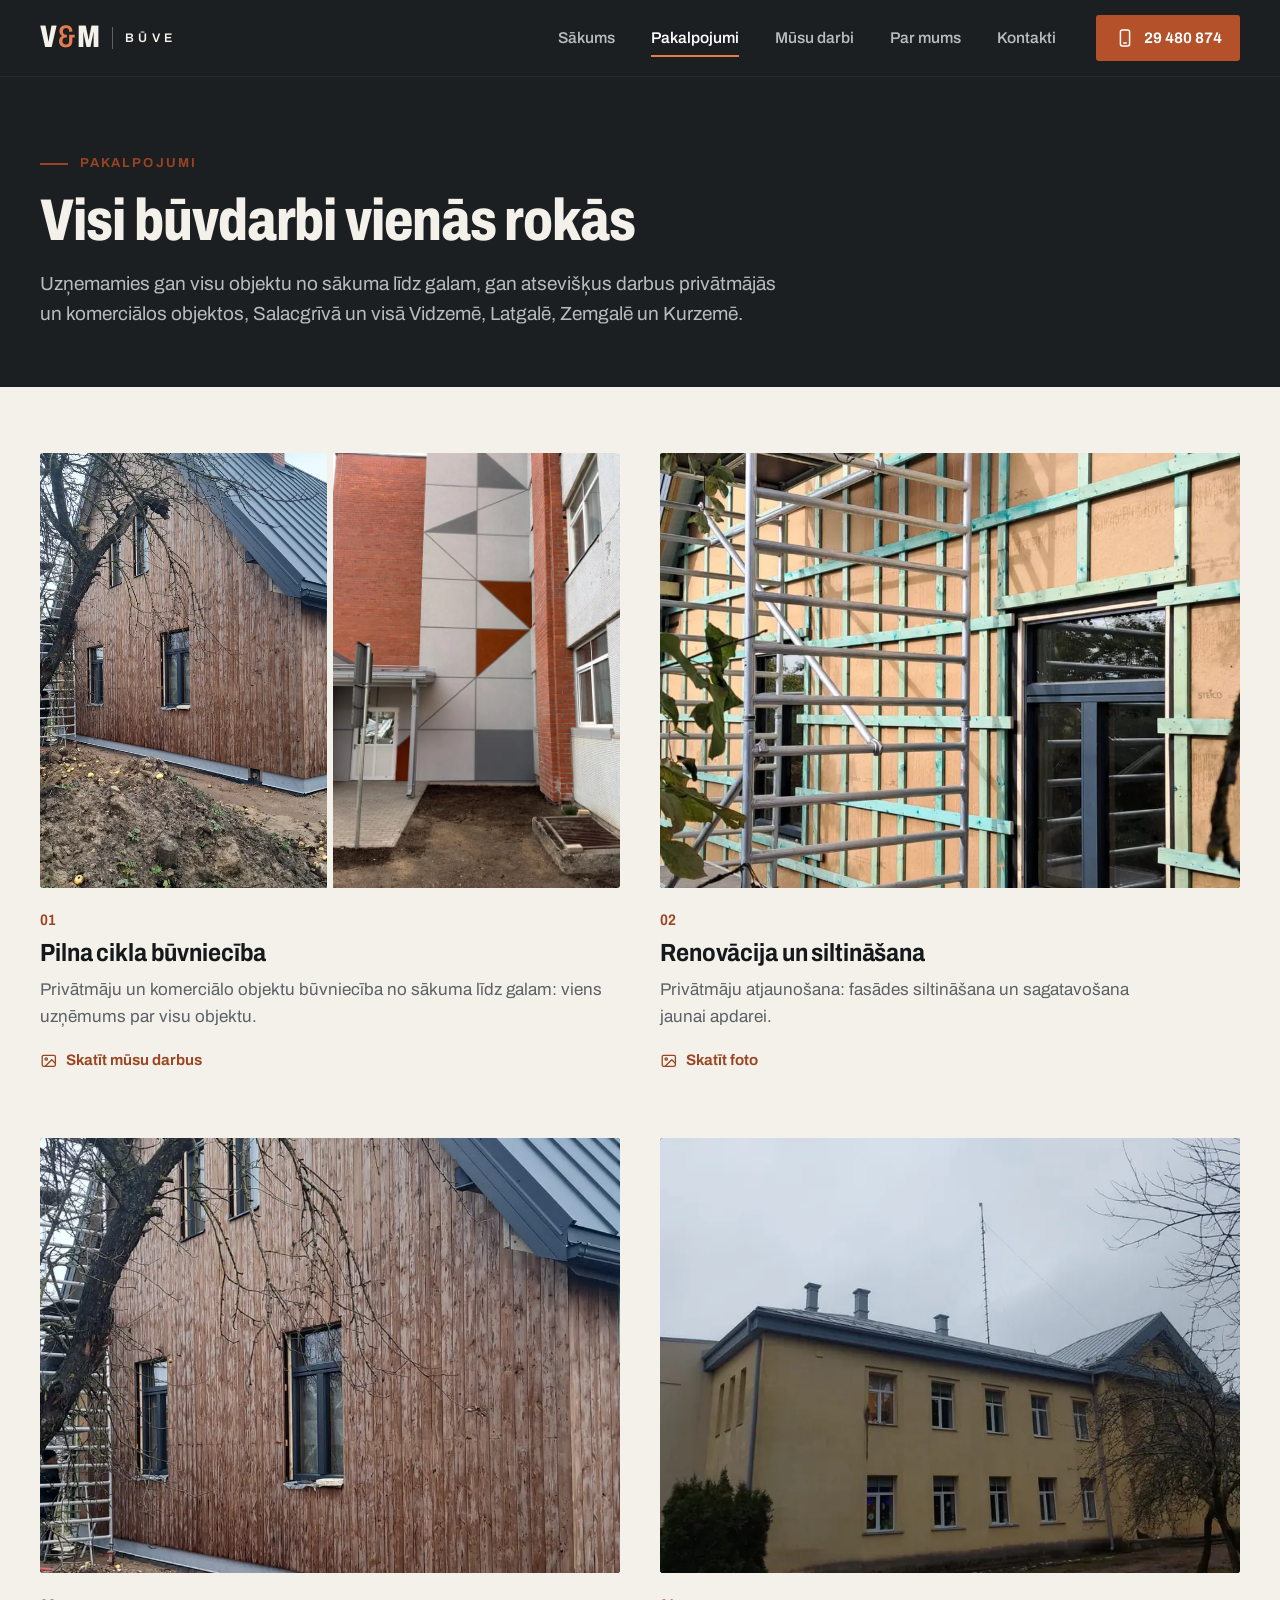
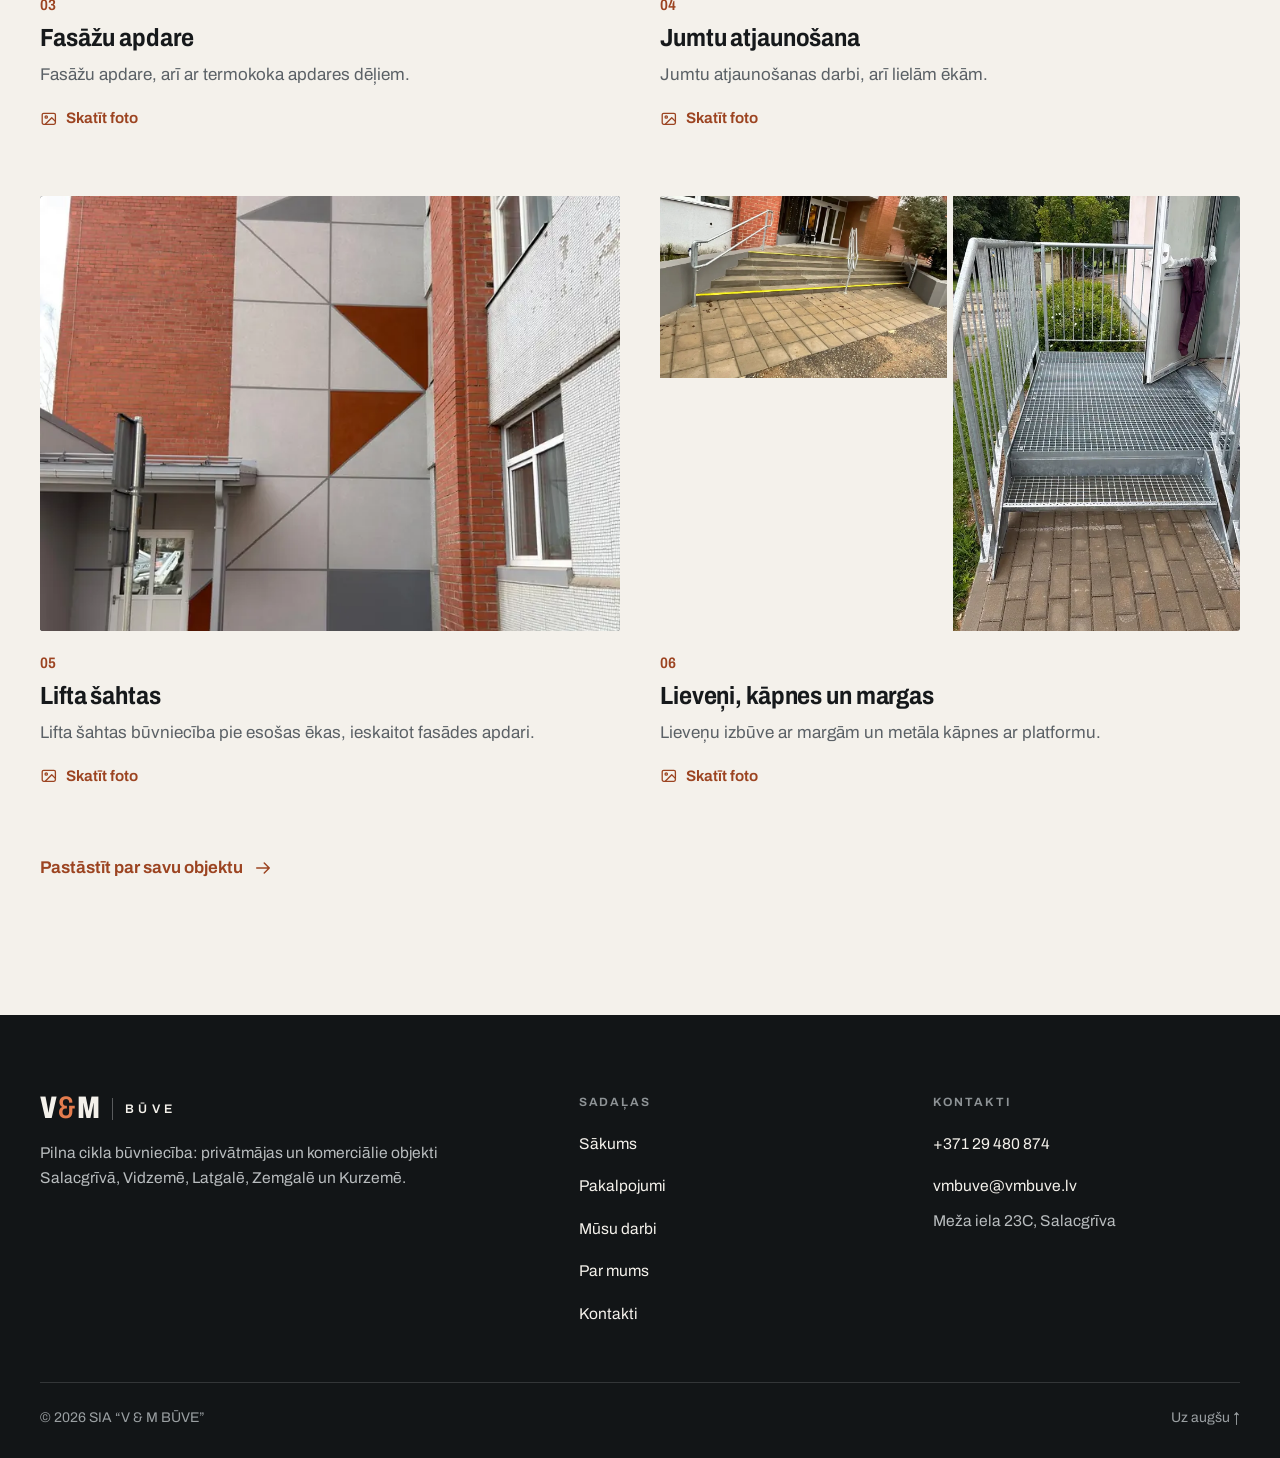
<file: pakalpojumi.html>
<!doctype html>
<html lang="lv">
<head>
  <meta charset="utf-8">
  <meta name="viewport" content="width=device-width, initial-scale=1, viewport-fit=cover">
  <title>Pakalpojumi | V &amp; M Būve</title>
  <meta name="description" content="Pilna cikla būvniecība, renovācija, fasādes, jumti, lieveņi, metāla kāpnes un lifta šahtas: SIA “V &amp; M BŪVE” pakalpojumi Salacgrīvā, Vidzemē, Latgalē, Zemgalē un Kurzemē.">
  <meta name="theme-color" content="#1b1f22">
  <meta name="format-detection" content="telephone=no">

  <meta property="og:type" content="website">
  <meta property="og:locale" content="lv_LV">
  <meta property="og:site_name" content="V &amp; M Būve">
  <meta property="og:title" content="Pakalpojumi | V &amp; M Būve">
  <meta property="og:description" content="Pilna cikla būvniecība, renovācija, fasādes, jumti, lieveņi, metāla kāpnes un lifta šahtas Salacgrīvā, Vidzemē, Latgalē, Zemgalē un Kurzemē.">
  <meta property="og:url" content="https://vmbuve.lv/pakalpojumi.html">
  <meta property="og:image" content="https://vmbuve.lv/assets/img/og-image.jpg">
  <meta property="og:image:type" content="image/jpeg">
  <meta property="og:image:width" content="1200">
  <meta property="og:image:height" content="630">
  <meta name="twitter:card" content="summary_large_image">

  <link rel="icon" href="assets/img/favicon.svg" type="image/svg+xml">
  <link rel="apple-touch-icon" href="assets/img/apple-touch-icon.png">

  <link rel="preconnect" href="https://fonts.googleapis.com">
  <link rel="preconnect" href="https://fonts.gstatic.com" crossorigin>
  <link rel="stylesheet" href="https://fonts.googleapis.com/css2?family=Archivo:wdth,wght@62..125,400..800&amp;display=swap">
  <link rel="stylesheet" href="assets/css/style.css">

  <script src="assets/js/main.js" defer></script>
</head>
<body>
  <a class="skip-link" href="#saturs">Pāriet uz saturu</a>

  <svg width="0" height="0" style="position:absolute" aria-hidden="true" focusable="false">
    <symbol id="i-phone" viewBox="0 0 24 24"><rect x="6.5" y="2.5" width="11" height="19" rx="2.2"/><path d="M10.5 18h3"/></symbol>
    <symbol id="i-mail" viewBox="0 0 24 24"><rect x="3" y="5" width="18" height="14" rx="2"/><path d="m3.6 6.6 8.4 6.2 8.4-6.2"/></symbol>
    <symbol id="i-pin" viewBox="0 0 24 24"><path d="M12 21.2s-6.6-6.1-6.6-11.3a6.6 6.6 0 0 1 13.2 0c0 5.2-6.6 11.3-6.6 11.3z"/><circle cx="12" cy="9.9" r="2.4"/></symbol>
    <symbol id="i-arrow-right" viewBox="0 0 24 24"><path d="M4.5 12h15M13.5 6l6 6-6 6"/></symbol>
    <symbol id="i-arrow-left" viewBox="0 0 24 24"><path d="M19.5 12h-15M10.5 6l-6 6 6 6"/></symbol>
    <symbol id="i-close" viewBox="0 0 24 24"><path d="M6 6l12 12M18 6 6 18"/></symbol>
    <symbol id="i-expand" viewBox="0 0 24 24"><path d="M14 4h6v6M10 20H4v-6M20 4l-6.5 6.5M4 20l6.5-6.5"/></symbol>
    <symbol id="i-image" viewBox="0 0 24 24"><rect x="3" y="4.5" width="18" height="15" rx="2"/><circle cx="8.5" cy="9.5" r="1.6"/><path d="m21 15.5-5-5-8.5 8.5"/></symbol>
  </svg>

  <header class="site-header" id="top">
    <div class="container header-inner">
      <a class="brand" href="index.html" aria-label="V &amp; M Būve, uz sākumu">
        <span class="brand-vm" aria-hidden="true">V<span class="brand-amp">&amp;</span>M</span>
        <span class="brand-buve" aria-hidden="true">Būve</span>
      </a>

      <nav class="nav" id="nav" aria-label="Galvenā navigācija">
        <ul>
          <li><a href="index.html">Sākums</a></li>
          <li><a href="pakalpojumi.html" aria-current="page">Pakalpojumi</a></li>
          <li><a href="darbi.html">Mūsu darbi</a></li>
          <li><a href="par-mums.html">Par mums</a></li>
          <li><a href="kontakti.html">Kontakti</a></li>
        </ul>
        <div class="nav-contacts">
          <a class="btn btn-primary btn-tel" href="tel:+37129480874">
            <svg class="icon" aria-hidden="true"><use href="#i-phone"/></svg>Zvanīt +371 29 480 874
          </a>
          <a class="btn btn-ghost" href="mailto:vmbuve@vmbuve.lv">
            <svg class="icon" aria-hidden="true"><use href="#i-mail"/></svg>vmbuve@vmbuve.lv
          </a>
        </div>
      </nav>

      <a class="header-call" href="tel:+37129480874" aria-label="Zvanīt: +371 29 480 874">
        <svg class="icon" aria-hidden="true"><use href="#i-phone"/></svg>
        <span class="header-call-text">29 480 874</span>
      </a>

      <button class="menu-toggle" type="button" aria-expanded="false" aria-controls="nav">
        <span class="sr-only">Izvēlne</span>
        <span class="menu-bars" aria-hidden="true"><span></span><span></span><span></span></span>
      </button>
    </div>
  </header>

  <main id="saturs">

    <section class="page-hero">
      <div class="container">
        <p class="eyebrow">Pakalpojumi</p>
        <h1>Visi būvdarbi vienās rokās</h1>
        <p class="page-hero-lead">Uzņemamies gan visu objektu no sākuma līdz galam, gan atsevišķus darbus privātmājās un komerciālos objektos, Salacgrīvā un visā Vidzemē, Latgalē, Zemgalē un Kurzemē.</p>
      </div>
    </section>

    <section class="section section-flush">
      <div class="container">
        <ol class="svc-grid">
          <li class="svc-card">
            <a class="svc-media svc-media-split" href="darbi.html" tabindex="-1" aria-hidden="true">
              <span class="svc-half"><img class="svc-img svc-img-fasade-apdare-ar-termokoka-apdares-deliem" src="assets/img/darbi/fasade-apdare-ar-termokoka-apdares-deliem-960.webp" srcset="assets/img/darbi/fasade-apdare-ar-termokoka-apdares-deliem-960.webp 540w, assets/img/darbi/fasade-apdare-ar-termokoka-apdares-deliem-1600.webp 900w" sizes="(min-width: 900px) 300px, 50vw" alt="" loading="lazy" decoding="async" width="540" height="960"></span>
              <span class="svc-half"><img class="svc-img svc-img-lifta-sahtas-buvnieciba" src="assets/img/darbi/lifta-sahtas-buvnieciba-960.webp" srcset="assets/img/darbi/lifta-sahtas-buvnieciba-960.webp 720w, assets/img/darbi/lifta-sahtas-buvnieciba-1600.webp 1200w" sizes="(min-width: 900px) 300px, 50vw" alt="" loading="lazy" decoding="async" width="720" height="960"></span>
            </a>
            <div class="svc-body">
              <span class="svc-num" aria-hidden="true">01</span>
              <h3>Pilna cikla būvniecība</h3>
              <p>Privātmāju un komerciālo objektu būvniecība no sākuma līdz galam: viens uzņēmums par visu objektu.</p>
              <a class="svc-link" href="darbi.html"><svg class="icon" aria-hidden="true"><use href="#i-image"/></svg><span>Skatīt mūsu darbus</span></a>
            </div>
          </li>
          <li class="svc-card">
            <button class="svc-media" type="button" data-images="privatmajas-renovacija" tabindex="-1" aria-hidden="true">
              <img class="svc-img svc-img-privatmajas-renovacija" src="assets/img/darbi/privatmajas-renovacija-960.webp" srcset="assets/img/darbi/privatmajas-renovacija-960.webp 540w, assets/img/darbi/privatmajas-renovacija-1600.webp 900w" sizes="(min-width: 900px) 600px, 100vw" alt="" loading="lazy" decoding="async" width="540" height="960">
            </button>
            <div class="svc-body">
              <span class="svc-num" aria-hidden="true">02</span>
              <h3>Renovācija un siltināšana</h3>
              <p>Privātmāju atjaunošana: fasādes siltināšana un sagatavošana jaunai apdarei.</p>
              <button class="svc-link" type="button" data-images="privatmajas-renovacija"><svg class="icon" aria-hidden="true"><use href="#i-image"/></svg><span>Skatīt foto<span class="sr-only">: Renovācija un siltināšana</span></span></button>
            </div>
          </li>
          <li class="svc-card">
            <button class="svc-media" type="button" data-images="fasade-apdare-ar-termokoka-apdares-deliem" tabindex="-1" aria-hidden="true">
              <img class="svc-img svc-img-fasade-apdare-ar-termokoka-apdares-deliem" src="assets/img/darbi/fasade-apdare-ar-termokoka-apdares-deliem-960.webp" srcset="assets/img/darbi/fasade-apdare-ar-termokoka-apdares-deliem-960.webp 540w, assets/img/darbi/fasade-apdare-ar-termokoka-apdares-deliem-1600.webp 900w" sizes="(min-width: 900px) 600px, 100vw" alt="" loading="lazy" decoding="async" width="540" height="960">
            </button>
            <div class="svc-body">
              <span class="svc-num" aria-hidden="true">03</span>
              <h3>Fasāžu apdare</h3>
              <p>Fasāžu apdare, arī ar termokoka apdares dēļiem.</p>
              <button class="svc-link" type="button" data-images="fasade-apdare-ar-termokoka-apdares-deliem"><svg class="icon" aria-hidden="true"><use href="#i-image"/></svg><span>Skatīt foto<span class="sr-only">: Fasāžu apdare</span></span></button>
            </div>
          </li>
          <li class="svc-card">
            <button class="svc-media" type="button" data-images="jumtu-atjaunosanas-darbi" tabindex="-1" aria-hidden="true">
              <img class="svc-img svc-img-jumtu-atjaunosanas-darbi" src="assets/img/darbi/jumtu-atjaunosanas-darbi-960.webp" srcset="assets/img/darbi/jumtu-atjaunosanas-darbi-960.webp 960w, assets/img/darbi/jumtu-atjaunosanas-darbi-1600.webp 1600w" sizes="(min-width: 900px) 600px, 100vw" alt="" loading="lazy" decoding="async" width="960" height="540">
            </button>
            <div class="svc-body">
              <span class="svc-num" aria-hidden="true">04</span>
              <h3>Jumtu atjaunošana</h3>
              <p>Jumtu atjaunošanas darbi, arī lielām ēkām.</p>
              <button class="svc-link" type="button" data-images="jumtu-atjaunosanas-darbi"><svg class="icon" aria-hidden="true"><use href="#i-image"/></svg><span>Skatīt foto<span class="sr-only">: Jumtu atjaunošana</span></span></button>
            </div>
          </li>
          <li class="svc-card">
            <button class="svc-media" type="button" data-images="lifta-sahtas-buvnieciba" tabindex="-1" aria-hidden="true">
              <img class="svc-img svc-img-lifta-sahtas-buvnieciba" src="assets/img/darbi/lifta-sahtas-buvnieciba-960.webp" srcset="assets/img/darbi/lifta-sahtas-buvnieciba-960.webp 720w, assets/img/darbi/lifta-sahtas-buvnieciba-1600.webp 1200w" sizes="(min-width: 900px) 600px, 100vw" alt="" loading="lazy" decoding="async" width="720" height="960">
            </button>
            <div class="svc-body">
              <span class="svc-num" aria-hidden="true">05</span>
              <h3>Lifta šahtas</h3>
              <p>Lifta šahtas būvniecība pie esošas ēkas, ieskaitot fasādes apdari.</p>
              <button class="svc-link" type="button" data-images="lifta-sahtas-buvnieciba"><svg class="icon" aria-hidden="true"><use href="#i-image"/></svg><span>Skatīt foto<span class="sr-only">: Lifta šahtas</span></span></button>
            </div>
          </li>
          <li class="svc-card">
            <button class="svc-media svc-media-split" type="button" data-images="lievena-izbuve-ar-margam metala-kapnes-ar-platformu" tabindex="-1" aria-hidden="true">
              <span class="svc-half"><img class="svc-img svc-img-lievena-izbuve-ar-margam" src="assets/img/darbi/lievena-izbuve-ar-margam-960.webp" srcset="assets/img/darbi/lievena-izbuve-ar-margam-960.webp 960w, assets/img/darbi/lievena-izbuve-ar-margam-1600.webp 1600w" sizes="(min-width: 900px) 300px, 50vw" alt="" loading="lazy" decoding="async" width="960" height="607"></span>
              <span class="svc-half"><img class="svc-img svc-img-metala-kapnes-ar-platformu" src="assets/img/darbi/metala-kapnes-ar-platformu-960.webp" srcset="assets/img/darbi/metala-kapnes-ar-platformu-960.webp 540w, assets/img/darbi/metala-kapnes-ar-platformu-1600.webp 900w" sizes="(min-width: 900px) 300px, 50vw" alt="" loading="lazy" decoding="async" width="540" height="960"></span>
            </button>
            <div class="svc-body">
              <span class="svc-num" aria-hidden="true">06</span>
              <h3>Lieveņi, kāpnes un margas</h3>
              <p>Lieveņu izbūve ar margām un metāla kāpnes ar platformu.</p>
              <button class="svc-link" type="button" data-images="lievena-izbuve-ar-margam metala-kapnes-ar-platformu"><svg class="icon" aria-hidden="true"><use href="#i-image"/></svg><span>Skatīt foto<span class="sr-only">: Lieveņi, kāpnes un margas</span></span></button>
            </div>
          </li>
        </ol>

        <p class="svc-cta"><a class="link-arrow" href="kontakti.html#pieteikums">Pastāstīt par savu objektu <svg class="icon" aria-hidden="true"><use href="#i-arrow-right"/></svg></a></p>
      </div>
    </section>

  </main>

  <footer class="site-footer">
    <div class="container footer-grid">
      <div class="footer-brand">
        <a class="brand" href="index.html" aria-label="V &amp; M Būve, uz sākumu">
          <span class="brand-vm" aria-hidden="true">V<span class="brand-amp">&amp;</span>M</span>
          <span class="brand-buve" aria-hidden="true">Būve</span>
        </a>
        <p>Pilna cikla būvniecība: privātmājas un komerciālie objekti Salacgrīvā, Vidzemē, Latgalē, Zemgalē un Kurzemē.</p>
      </div>
      <nav aria-label="Lapas sadaļas">
        <p class="footer-title">Sadaļas</p>
        <ul class="footer-links">
          <li><a href="index.html">Sākums</a></li>
          <li><a href="pakalpojumi.html">Pakalpojumi</a></li>
          <li><a href="darbi.html">Mūsu darbi</a></li>
          <li><a href="par-mums.html">Par mums</a></li>
          <li><a href="kontakti.html">Kontakti</a></li>
        </ul>
      </nav>
      <div>
        <p class="footer-title">Kontakti</p>
        <ul class="footer-links">
          <li><a href="tel:+37129480874">+371 29 480 874</a></li>
          <li><a href="mailto:vmbuve@vmbuve.lv">vmbuve@vmbuve.lv</a></li>
          <li>Meža iela 23C, Salacgrīva</li>
        </ul>
      </div>
    </div>
    <div class="container footer-bottom">
      <p>© 2026 SIA “V &amp; M BŪVE”</p>
      <a href="#top">Uz augšu ↑</a>
    </div>
  </footer>

  <div class="callbar" id="callbar">
    <a class="btn btn-primary btn-tel" href="tel:+37129480874">
      <svg class="icon" aria-hidden="true"><use href="#i-phone"/></svg>Zvanīt
    </a>
    <a class="btn btn-ghost" href="kontakti.html#pieteikums">
      <svg class="icon" aria-hidden="true"><use href="#i-mail"/></svg>Rakstīt
    </a>
  </div>

  <dialog class="lightbox" id="lightbox" aria-labelledby="lb-title">
    <div class="lb">
      <div class="lb-top">
        <span class="lb-count" id="lb-count"></span>
        <button class="lb-btn lb-close" type="button" aria-label="Aizvērt">
          <svg class="icon" aria-hidden="true"><use href="#i-close"/></svg>
        </button>
      </div>
      <div class="lb-stage" id="lb-stage"></div>
      <div class="lb-bottom">
        <div class="lb-caption">
          <p class="lb-cat" id="lb-cat"></p>
          <p class="lb-title" id="lb-title"></p>
        </div>
        <div class="lb-nav">
          <button class="lb-btn lb-prev" type="button" aria-label="Iepriekšējais foto">
            <svg class="icon" aria-hidden="true"><use href="#i-arrow-left"/></svg>
          </button>
          <button class="lb-btn lb-next" type="button" aria-label="Nākamais foto">
            <svg class="icon" aria-hidden="true"><use href="#i-arrow-right"/></svg>
          </button>
        </div>
      </div>
    </div>
  </dialog>
</body>
</html>
</file>
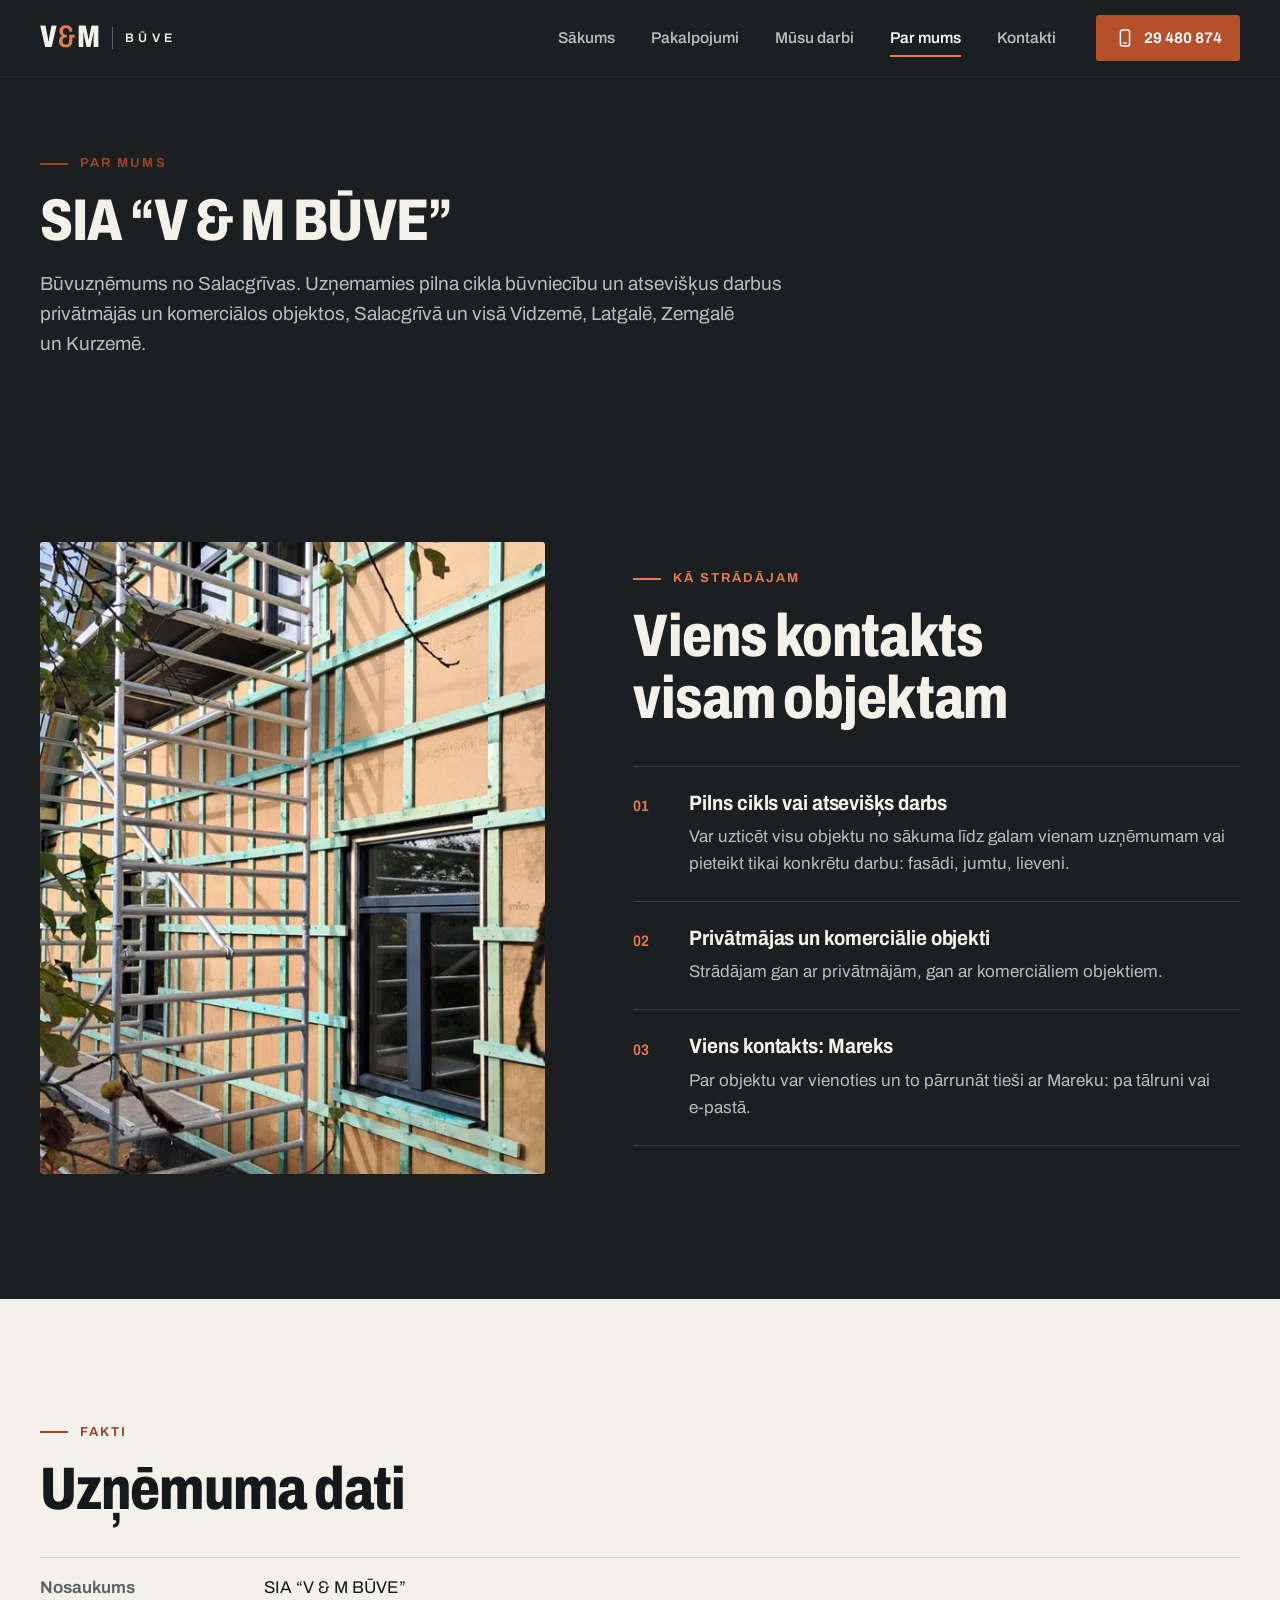
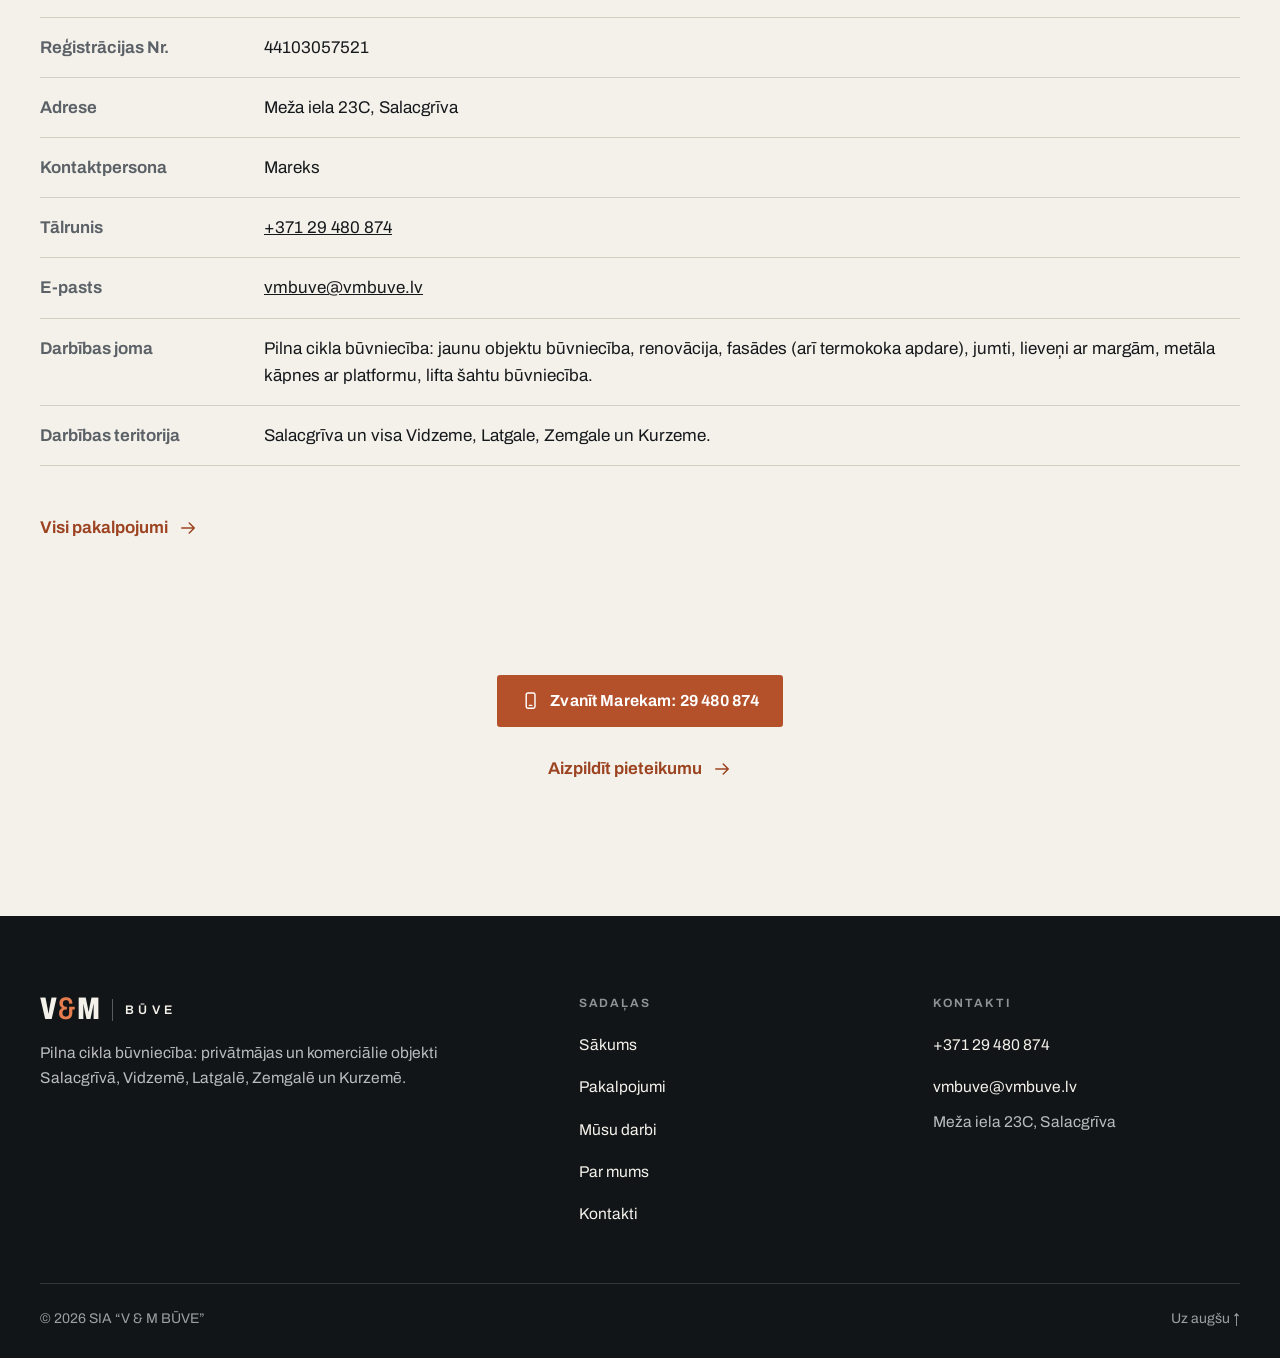
<file: par-mums.html>
<!doctype html>
<html lang="lv">
<head>
  <meta charset="utf-8">
  <meta name="viewport" content="width=device-width, initial-scale=1, viewport-fit=cover">
  <title>Par mums | V &amp; M Būve</title>
  <meta name="description" content="SIA “V &amp; M BŪVE”: būvuzņēmums no Salacgrīvas, kas strādā visā Vidzemē, Latgalē, Zemgalē un Kurzemē. Pilna cikla būvniecība, viens kontakts: Mareks.">
  <meta name="theme-color" content="#1b1f22">
  <meta name="format-detection" content="telephone=no">

  <meta property="og:type" content="website">
  <meta property="og:locale" content="lv_LV">
  <meta property="og:site_name" content="V &amp; M Būve">
  <meta property="og:title" content="Par mums | V &amp; M Būve">
  <meta property="og:description" content="Būvuzņēmums no Salacgrīvas, kas strādā visā Vidzemē, Latgalē, Zemgalē un Kurzemē.">
  <meta property="og:url" content="https://vmbuve.lv/par-mums.html">
  <meta property="og:image" content="https://vmbuve.lv/assets/img/og-image.jpg">
  <meta property="og:image:type" content="image/jpeg">
  <meta property="og:image:width" content="1200">
  <meta property="og:image:height" content="630">
  <meta name="twitter:card" content="summary_large_image">

  <link rel="icon" href="assets/img/favicon.svg" type="image/svg+xml">
  <link rel="apple-touch-icon" href="assets/img/apple-touch-icon.png">

  <link rel="preconnect" href="https://fonts.googleapis.com">
  <link rel="preconnect" href="https://fonts.gstatic.com" crossorigin>
  <link rel="stylesheet" href="https://fonts.googleapis.com/css2?family=Archivo:wdth,wght@62..125,400..800&amp;display=swap">
  <link rel="stylesheet" href="assets/css/style.css">

  <script src="assets/js/main.js" defer></script>
</head>
<body>
  <a class="skip-link" href="#saturs">Pāriet uz saturu</a>

  <svg width="0" height="0" style="position:absolute" aria-hidden="true" focusable="false">
    <symbol id="i-phone" viewBox="0 0 24 24"><rect x="6.5" y="2.5" width="11" height="19" rx="2.2"/><path d="M10.5 18h3"/></symbol>
    <symbol id="i-mail" viewBox="0 0 24 24"><rect x="3" y="5" width="18" height="14" rx="2"/><path d="m3.6 6.6 8.4 6.2 8.4-6.2"/></symbol>
    <symbol id="i-pin" viewBox="0 0 24 24"><path d="M12 21.2s-6.6-6.1-6.6-11.3a6.6 6.6 0 0 1 13.2 0c0 5.2-6.6 11.3-6.6 11.3z"/><circle cx="12" cy="9.9" r="2.4"/></symbol>
    <symbol id="i-arrow-right" viewBox="0 0 24 24"><path d="M4.5 12h15M13.5 6l6 6-6 6"/></symbol>
    <symbol id="i-arrow-left" viewBox="0 0 24 24"><path d="M19.5 12h-15M10.5 6l-6 6 6 6"/></symbol>
    <symbol id="i-close" viewBox="0 0 24 24"><path d="M6 6l12 12M18 6 6 18"/></symbol>
    <symbol id="i-expand" viewBox="0 0 24 24"><path d="M14 4h6v6M10 20H4v-6M20 4l-6.5 6.5M4 20l6.5-6.5"/></symbol>
    <symbol id="i-image" viewBox="0 0 24 24"><rect x="3" y="4.5" width="18" height="15" rx="2"/><circle cx="8.5" cy="9.5" r="1.6"/><path d="m21 15.5-5-5-8.5 8.5"/></symbol>
  </svg>

  <header class="site-header" id="top">
    <div class="container header-inner">
      <a class="brand" href="index.html" aria-label="V &amp; M Būve, uz sākumu">
        <span class="brand-vm" aria-hidden="true">V<span class="brand-amp">&amp;</span>M</span>
        <span class="brand-buve" aria-hidden="true">Būve</span>
      </a>

      <nav class="nav" id="nav" aria-label="Galvenā navigācija">
        <ul>
          <li><a href="index.html">Sākums</a></li>
          <li><a href="pakalpojumi.html">Pakalpojumi</a></li>
          <li><a href="darbi.html">Mūsu darbi</a></li>
          <li><a href="par-mums.html" aria-current="page">Par mums</a></li>
          <li><a href="kontakti.html">Kontakti</a></li>
        </ul>
        <div class="nav-contacts">
          <a class="btn btn-primary btn-tel" href="tel:+37129480874">
            <svg class="icon" aria-hidden="true"><use href="#i-phone"/></svg>Zvanīt +371 29 480 874
          </a>
          <a class="btn btn-ghost" href="mailto:vmbuve@vmbuve.lv">
            <svg class="icon" aria-hidden="true"><use href="#i-mail"/></svg>vmbuve@vmbuve.lv
          </a>
        </div>
      </nav>

      <a class="header-call" href="tel:+37129480874" aria-label="Zvanīt: +371 29 480 874">
        <svg class="icon" aria-hidden="true"><use href="#i-phone"/></svg>
        <span class="header-call-text">29 480 874</span>
      </a>

      <button class="menu-toggle" type="button" aria-expanded="false" aria-controls="nav">
        <span class="sr-only">Izvēlne</span>
        <span class="menu-bars" aria-hidden="true"><span></span><span></span><span></span></span>
      </button>
    </div>
  </header>

  <main id="saturs">

    <section class="page-hero">
      <div class="container">
        <p class="eyebrow">Par mums</p>
        <h1>SIA “V &amp; M BŪVE”</h1>
        <p class="page-hero-lead">Būvuzņēmums no Salacgrīvas. Uzņemamies pilna cikla būvniecību un atsevišķus darbus privātmājās un komerciālos objektos, Salacgrīvā un visā Vidzemē, Latgalē, Zemgalē un Kurzemē.</p>
      </div>
    </section>

    <section class="section why is-dark">
      <div class="container why-grid">
        <figure class="why-media">
          <img src="assets/img/darbi/privatmajas-renovacija-960.webp"
               srcset="assets/img/darbi/privatmajas-renovacija-960.webp 720w, assets/img/darbi/privatmajas-renovacija-1600.webp 1200w"
               sizes="(min-width: 1024px) 40vw, 100vw"
               width="720" height="960"
               alt="Privātmājas renovācija"
               loading="lazy" decoding="async">
        </figure>

        <div class="why-body">
          <p class="eyebrow">Kā strādājam</p>
          <h2>Viens kontakts visam objektam</h2>
          <ol class="why-list">
            <li class="why-item">
              <span class="why-num" aria-hidden="true">01</span>
              <h3>Pilns cikls vai atsevišķs darbs</h3>
              <p>Var uzticēt visu objektu no sākuma līdz galam vienam uzņēmumam vai pieteikt tikai konkrētu darbu: fasādi, jumtu, lieveni.</p>
            </li>
            <li class="why-item">
              <span class="why-num" aria-hidden="true">02</span>
              <h3>Privātmājas un komerciālie objekti</h3>
              <p>Strādājam gan ar privātmājām, gan ar komerciāliem objektiem.</p>
            </li>
            <li class="why-item">
              <span class="why-num" aria-hidden="true">03</span>
              <h3>Viens kontakts: Mareks</h3>
              <p>Par objektu var vienoties un to pārrunāt tieši ar Mareku: pa tālruni vai e-pastā.</p>
            </li>
          </ol>
        </div>
      </div>
    </section>

    <section class="section">
      <div class="container">
        <p class="eyebrow">Fakti</p>
        <h2>Uzņēmuma dati</h2>
        <dl class="facts-list">
          <div>
            <dt>Nosaukums</dt>
            <dd>SIA “V &amp; M BŪVE”</dd>
          </div>
          <div>
            <dt>Reģistrācijas Nr.</dt>
            <dd>44103057521</dd>
          </div>
          <div>
            <dt>Adrese</dt>
            <dd>Meža iela 23C, Salacgrīva</dd>
          </div>
          <div>
            <dt>Kontaktpersona</dt>
            <dd>Mareks</dd>
          </div>
          <div>
            <dt>Tālrunis</dt>
            <dd><a href="tel:+37129480874">+371 29 480 874</a></dd>
          </div>
          <div>
            <dt>E-pasts</dt>
            <dd><a href="mailto:vmbuve@vmbuve.lv">vmbuve@vmbuve.lv</a></dd>
          </div>
          <div>
            <dt>Darbības joma</dt>
            <dd>Pilna cikla būvniecība: jaunu objektu būvniecība, renovācija, fasādes (arī termokoka apdare), jumti, lieveņi ar margām, metāla kāpnes ar platformu, lifta šahtu būvniecība.</dd>
          </div>
          <div>
            <dt>Darbības teritorija</dt>
            <dd>Salacgrīva un visa Vidzeme, Latgale, Zemgale un Kurzeme.</dd>
          </div>
        </dl>

        <p style="margin-top:2.5rem"><a class="link-arrow" href="pakalpojumi.html">Visi pakalpojumi <svg class="icon" aria-hidden="true"><use href="#i-arrow-right"/></svg></a></p>
      </div>
    </section>

    <section class="section" style="padding-top:0">
      <div class="container" style="text-align:center">
        <a class="btn btn-primary btn-tel" href="tel:+37129480874">
          <svg class="icon" aria-hidden="true"><use href="#i-phone"/></svg>Zvanīt Marekam: 29 480 874
        </a>
        <p style="margin-top:1.25rem"><a class="link-arrow" href="kontakti.html#pieteikums">Aizpildīt pieteikumu <svg class="icon" aria-hidden="true"><use href="#i-arrow-right"/></svg></a></p>
      </div>
    </section>

  </main>

  <footer class="site-footer">
    <div class="container footer-grid">
      <div class="footer-brand">
        <a class="brand" href="index.html" aria-label="V &amp; M Būve, uz sākumu">
          <span class="brand-vm" aria-hidden="true">V<span class="brand-amp">&amp;</span>M</span>
          <span class="brand-buve" aria-hidden="true">Būve</span>
        </a>
        <p>Pilna cikla būvniecība: privātmājas un komerciālie objekti Salacgrīvā, Vidzemē, Latgalē, Zemgalē un Kurzemē.</p>
      </div>
      <nav aria-label="Lapas sadaļas">
        <p class="footer-title">Sadaļas</p>
        <ul class="footer-links">
          <li><a href="index.html">Sākums</a></li>
          <li><a href="pakalpojumi.html">Pakalpojumi</a></li>
          <li><a href="darbi.html">Mūsu darbi</a></li>
          <li><a href="par-mums.html">Par mums</a></li>
          <li><a href="kontakti.html">Kontakti</a></li>
        </ul>
      </nav>
      <div>
        <p class="footer-title">Kontakti</p>
        <ul class="footer-links">
          <li><a href="tel:+37129480874">+371 29 480 874</a></li>
          <li><a href="mailto:vmbuve@vmbuve.lv">vmbuve@vmbuve.lv</a></li>
          <li>Meža iela 23C, Salacgrīva</li>
        </ul>
      </div>
    </div>
    <div class="container footer-bottom">
      <p>© 2026 SIA “V &amp; M BŪVE”</p>
      <a href="#top">Uz augšu ↑</a>
    </div>
  </footer>

  <div class="callbar" id="callbar">
    <a class="btn btn-primary btn-tel" href="tel:+37129480874">
      <svg class="icon" aria-hidden="true"><use href="#i-phone"/></svg>Zvanīt
    </a>
    <a class="btn btn-ghost" href="kontakti.html#pieteikums">
      <svg class="icon" aria-hidden="true"><use href="#i-mail"/></svg>Rakstīt
    </a>
  </div>
</body>
</html>
</file>
<file: assets/css/style.css>
/* V & M Būve — style.css */

:root {
  --paper: #f4f1eb;
  --paper-2: #ebe6dc;
  --white: #ffffff;
  --ink: #16191b;
  --ink-2: #3a4045;
  --muted: #5b6166;
  --line: #d6cfc3;
  --field-line: #8a847a;
  --graphite: #1b1f22;
  --graphite-2: #23282c;
  --graphite-3: #121517;
  --graphite-line: rgba(255, 255, 255, 0.14);
  --on-dark: #f4f1eb;
  --on-dark-2: #b8bcbe;
  --accent: #b4512a;
  --accent-hover: #9a4322;
  --accent-ink: #9c4421;
  --accent-light: #e47c4e;
  --error: #a3261a;
  --focus: var(--accent-ink);
  --radius: 3px;
  --header-h: 64px;
  --gutter: clamp(1.25rem, 4vw, 2.5rem);
  --container: 77.5rem;
  --font: "Archivo", "Segoe UI", Roboto, "Helvetica Neue", Arial, sans-serif;
  --ease: cubic-bezier(0.2, 0.7, 0.2, 1);
}

@media (min-width: 1024px) {
  :root { --header-h: 76px; }
}

/* ---------- base ---------- */

*, *::before, *::after { box-sizing: border-box; }

html {
  -webkit-text-size-adjust: 100%;
  text-size-adjust: 100%;
  scroll-padding-top: var(--header-h);
}

@media (prefers-reduced-motion: no-preference) {
  html { scroll-behavior: smooth; }
}

html.lb-open,
html.menu-open { overflow: hidden; }

@media (min-width: 1024px) {
  html.menu-open { overflow: visible; }
}

body {
  margin: 0;
  background: var(--paper);
  color: var(--ink);
  font-family: var(--font);
  font-size: 1.0625rem;
  line-height: 1.6;
  -webkit-font-smoothing: antialiased;
  -moz-osx-font-smoothing: grayscale;
}

img, svg { display: block; max-width: 100%; }
img { height: auto; }

a { color: inherit; }

p { margin: 0; text-wrap: pretty; }

h1, h2, h3 {
  margin: 0;
  font-weight: 800;
  font-stretch: 78%;
  line-height: 1.04;
  letter-spacing: -0.015em;
  text-wrap: balance;
}

h2 { font-size: clamp(2.125rem, 1.35rem + 3.1vw, 3.75rem); }

h3 {
  font-size: 1.3rem;
  font-weight: 700;
  font-stretch: 88%;
  line-height: 1.2;
  letter-spacing: -0.005em;
}

:focus-visible {
  outline: 3px solid var(--focus);
  outline-offset: 3px;
}

.sr-only {
  position: absolute !important;
  width: 1px; height: 1px;
  padding: 0; margin: -1px;
  overflow: hidden;
  clip: rect(0 0 0 0);
  white-space: nowrap;
  border: 0;
}

.skip-link {
  position: absolute;
  left: 1rem; top: -4rem;
  z-index: 100;
  padding: 0.75rem 1rem;
  background: var(--white);
  color: var(--ink);
  font-weight: 600;
  border-radius: var(--radius);
  text-decoration: none;
}
.skip-link:focus { top: 0.75rem; }

.container {
  width: min(100% - 2 * var(--gutter), var(--container));
  margin-inline: auto;
}

.section { padding-block: clamp(4.5rem, 3rem + 6vw, 8.5rem); }

.icon {
  width: 1.25rem;
  height: 1.25rem;
  flex: none;
  fill: none;
  stroke: currentColor;
  stroke-width: 1.8;
  stroke-linecap: round;
  stroke-linejoin: round;
}

.eyebrow {
  display: flex;
  align-items: center;
  gap: 0.75rem;
  margin-bottom: 1.1rem;
  font-size: 0.8125rem;
  font-weight: 650;
  line-height: 1.3;
  letter-spacing: 0.16em;
  text-transform: uppercase;
  color: var(--accent-ink);
}
.eyebrow::before {
  content: "";
  width: 1.75rem;
  height: 2px;
  background: currentColor;
  flex: none;
}

.section-lead {
  margin-top: 1.25rem;
  max-width: 34em;
  font-size: clamp(1.0625rem, 1rem + 0.25vw, 1.1875rem);
  color: var(--muted);
}

/* dark surfaces */
.is-dark {
  background: var(--graphite);
  color: var(--on-dark);
  --focus: var(--accent-light);
}
.is-dark .eyebrow { color: var(--accent-light); }
.is-dark .section-lead { color: var(--on-dark-2); }

/* ---------- buttons ---------- */

.btn {
  display: inline-flex;
  align-items: center;
  justify-content: center;
  gap: 0.65rem;
  min-height: 3.25rem;
  padding: 0.75rem 1.4rem;
  border: 1px solid transparent;
  border-radius: var(--radius);
  font: inherit;
  font-size: 1rem;
  font-weight: 650;
  line-height: 1.2;
  text-align: center;
  text-decoration: none;
  cursor: pointer;
  transition: background-color 0.2s, border-color 0.2s, color 0.2s;
}
.btn .icon { width: 1.2rem; height: 1.2rem; }

.btn-primary { background: var(--accent); color: #fff; }
.btn-primary:hover { background: var(--accent-hover); }

.btn-ghost { border-color: rgba(255, 255, 255, 0.42); color: var(--on-dark); }
.btn-ghost:hover { background: rgba(255, 255, 255, 0.08); border-color: rgba(255, 255, 255, 0.75); }

.btn-dark { background: var(--ink); color: var(--paper); }
.btn-dark:hover { background: #2c3236; }

.btn-tel { font-variant-numeric: tabular-nums; letter-spacing: 0.01em; }

.link-arrow {
  display: inline-flex;
  align-items: center;
  gap: 0.6rem;
  min-height: 44px;
  font-weight: 650;
  color: var(--accent-ink);
  text-decoration: none;
  border-bottom: 1px solid transparent;
}
.link-arrow .icon { transition: transform 0.25s var(--ease); }
.link-arrow:hover .icon { transform: translateX(4px); }

/* ---------- brand ---------- */

.brand {
  display: inline-flex;
  align-items: center;
  gap: 0.75rem;
  color: inherit;
  text-decoration: none;
  line-height: 1;
}
.brand-vm {
  font-size: 1.75rem;
  font-weight: 800;
  font-stretch: 72%;
  letter-spacing: 0.005em;
}
.brand-amp {
  margin: 0 0.04em;
  font-weight: 600;
  color: var(--accent-light);
}
.brand-buve {
  padding: 0.3rem 0 0.3rem 0.75rem;
  border-left: 1px solid rgba(255, 255, 255, 0.3);
  font-size: 0.78rem;
  font-weight: 600;
  letter-spacing: 0.36em;
  margin-right: -0.36em;
  text-transform: uppercase;
}

/* ---------- header ---------- */

.site-header {
  position: sticky;
  top: 0;
  z-index: 50;
  background: var(--graphite);
  color: var(--on-dark);
  --focus: var(--accent-light);
  border-bottom: 1px solid rgba(255, 255, 255, 0.06);
}

.header-inner {
  display: flex;
  align-items: center;
  gap: 0.5rem;
  height: var(--header-h);
}
.header-inner .brand { margin-right: auto; }

.nav {
  position: fixed;
  top: var(--header-h);
  left: 0;
  right: 0;
  bottom: 0;
  overflow-y: auto;
  overscroll-behavior: contain;
  padding: 0.25rem var(--gutter) 1.75rem;
  background: var(--graphite);
  border-top: 1px solid var(--graphite-line);
  box-shadow: 0 24px 40px rgba(0, 0, 0, 0.35);
  display: none;
}
.nav.is-open { display: block; }

.nav ul { list-style: none; margin: 0; padding: 0; }
.nav li { border-bottom: 1px solid var(--graphite-line); }
.nav ul a {
  display: block;
  padding: 1rem 0;
  color: var(--on-dark);
  text-decoration: none;
  font-size: 1.375rem;
  font-weight: 700;
  font-stretch: 85%;
}
.nav ul a[aria-current="page"] { color: var(--accent-light); }

.nav-contacts {
  display: grid;
  gap: 0.75rem;
  margin-top: 1.5rem;
}
.nav-contacts .btn { width: 100%; }

.header-call {
  display: inline-flex;
  align-items: center;
  justify-content: center;
  gap: 0.55rem;
  min-width: 44px;
  height: 44px;
  padding: 0 0.7rem;
  border-radius: var(--radius);
  background: var(--accent);
  color: #fff;
  font-weight: 650;
  font-size: 0.95rem;
  text-decoration: none;
  font-variant-numeric: tabular-nums;
  transition: background-color 0.2s;
}
.header-call:hover { background: var(--accent-hover); }
.header-call-text { display: none; }

.menu-toggle {
  display: inline-grid;
  place-items: center;
  width: 44px;
  height: 44px;
  padding: 0;
  border: 1px solid rgba(255, 255, 255, 0.22);
  border-radius: var(--radius);
  background: transparent;
  color: var(--on-dark);
  cursor: pointer;
}
.menu-bars {
  position: relative;
  width: 20px;
  height: 14px;
}
.menu-bars span {
  position: absolute;
  left: 0;
  width: 100%;
  height: 2px;
  background: currentColor;
  border-radius: 1px;
  transition: transform 0.25s var(--ease), opacity 0.2s, top 0.25s var(--ease);
}
.menu-bars span:nth-child(1) { top: 0; }
.menu-bars span:nth-child(2) { top: 6px; }
.menu-bars span:nth-child(3) { top: 12px; }
.menu-toggle[aria-expanded="true"] .menu-bars span:nth-child(1) { top: 6px; transform: rotate(45deg); }
.menu-toggle[aria-expanded="true"] .menu-bars span:nth-child(2) { opacity: 0; }
.menu-toggle[aria-expanded="true"] .menu-bars span:nth-child(3) { top: 6px; transform: rotate(-45deg); }

@media (min-width: 600px) {
  .header-call { padding: 0 1rem; }
  .header-call-text { display: inline; }
}

@media (min-width: 1024px) {
  .header-inner { gap: 2.5rem; }
  .brand-vm { font-size: 1.95rem; }
  .nav {
    position: static;
    display: block;
    overflow: visible;
    padding: 0;
    background: none;
    border: 0;
    box-shadow: none;
  }
  .nav ul { display: flex; gap: 2.25rem; }
  .nav li { border: 0; }
  .nav ul a {
    position: relative;
    padding: 0.5rem 0;
    font-size: 0.975rem;
    font-weight: 550;
    font-stretch: 100%;
    color: var(--on-dark-2);
    transition: color 0.2s;
  }
  .nav ul a::after {
    content: "";
    position: absolute;
    left: 0; right: 0; bottom: 0.1rem;
    height: 2px;
    background: var(--accent-light);
    transform: scaleX(0);
    transform-origin: left;
    transition: transform 0.3s var(--ease);
  }
  .nav ul a:hover { color: #fff; }
  .nav ul a:hover::after { transform: scaleX(1); }
  .nav ul a[aria-current="page"] { color: #fff; }
  .nav ul a[aria-current="page"]::after { transform: scaleX(1); background: var(--accent-light); }
  .nav-contacts, .menu-toggle { display: none; }
  .header-call { height: 46px; padding: 0 1.15rem; }
}

/* ---------- hero ---------- */

.hero {
  position: relative;
  display: grid;
  min-height: calc(100vh - var(--header-h));
  min-height: calc(100svh - var(--header-h));
  overflow: hidden;
}

.hero-media {
  position: absolute;
  inset: 0;
  margin: 0;
}
.hero-media img {
  width: 100%;
  height: 100%;
  object-fit: cover;
  object-position: 50% 18%;
}
.hero-media::after {
  content: "";
  position: absolute;
  inset: 0;
  background: linear-gradient(
    180deg,
    rgba(27, 31, 34, 0.38) 0%,
    rgba(27, 31, 34, 0) 18%,
    rgba(27, 31, 34, 0) 40%,
    rgba(27, 31, 34, 0.55) 100%
  );
}

.hero-caption {
  position: absolute;
  z-index: 1;
  top: 1rem;
  left: var(--gutter);
  right: var(--gutter);
  display: flex;
  justify-content: flex-start;
  pointer-events: none;
}
.hero-caption span {
  display: inline-flex;
  align-items: center;
  gap: 0.5rem;
  max-width: 100%;
  padding: 0.45rem 0.75rem;
  border-radius: 999px;
  background: rgba(18, 21, 23, 0.62);
  -webkit-backdrop-filter: blur(6px);
  backdrop-filter: blur(6px);
  color: var(--on-dark);
  font-size: 0.8125rem;
  line-height: 1.3;
}
.hero-caption b {
  font-weight: 650;
  color: var(--accent-light);
  white-space: nowrap;
}

.hero-body {
  position: relative;
  z-index: 1;
  align-self: end;
  width: min(100% - 2 * var(--gutter), var(--container));
  margin-inline: auto;
  padding: 7rem 0 2.25rem;
}
/* dark backdrop under the text on phones and tablets, whatever the screen height */
.hero-body::before {
  content: "";
  position: absolute;
  z-index: -1;
  top: 0;
  bottom: 0;
  left: calc(-1 * var(--gutter));
  right: calc(-1 * var(--gutter));
  background: linear-gradient(
    180deg,
    rgba(27, 31, 34, 0) 0,
    rgba(27, 31, 34, 0.78) 5.5rem,
    rgba(27, 31, 34, 0.93) 10rem,
    var(--graphite) 100%
  );
}

.hero h1 {
  font-size: clamp(2.65rem, 1.35rem + 5.2vw, 5.4rem);
  line-height: 0.98;
  letter-spacing: -0.02em;
}
.hero-sub {
  display: block;
  margin-top: 0.4em;
  font-size: 0.44em;
  font-weight: 500;
  font-stretch: 88%;
  line-height: 1.15;
  letter-spacing: -0.005em;
  color: var(--on-dark-2);
}

.hero-lead {
  margin-top: 1.25rem;
  max-width: 33em;
  font-size: clamp(1.0625rem, 1rem + 0.3vw, 1.2rem);
  color: var(--on-dark-2);
}

.hero-actions {
  display: grid;
  gap: 0.75rem;
  margin-top: 1.75rem;
}

.hero-facts {
  display: none;
  list-style: none;
  margin: 2.75rem 0 0;
  padding: 1.5rem 0 0;
  border-top: 1px solid var(--graphite-line);
  grid-template-columns: repeat(3, minmax(0, 1fr));
  gap: 1.5rem;
  font-size: 0.95rem;
  line-height: 1.4;
  color: var(--on-dark-2);
}
.hero-facts strong {
  display: block;
  margin-bottom: 0.2rem;
  font-size: 1.05rem;
  font-weight: 700;
  font-stretch: 90%;
  color: var(--on-dark);
}

@media (min-width: 480px) {
  .hero-actions { display: flex; flex-wrap: wrap; }
}

@media (min-width: 768px) {
  .hero-body { padding-bottom: 3.5rem; }
  .hero-facts { display: grid; }
}

@media (min-width: 1024px) {
  .hero {
    min-height: min(calc(100svh - var(--header-h)), 60rem);
    grid-template-columns:
      [full-start] minmax(var(--gutter), 1fr)
      [content-start] minmax(0, 41rem)
      [split] minmax(0, 36.5rem)
      [content-end] minmax(var(--gutter), 1fr)
      [full-end];
    background:
      linear-gradient(90deg, rgba(255, 255, 255, 0.035) 1px, transparent 1px) 0 0 / 6rem 100%,
      var(--graphite);
  }
  .hero-media {
    position: relative;
    inset: auto;
    grid-column: split / full-end;
    grid-row: 1;
  }
  .hero-media img { position: absolute; inset: 0; object-position: 50% 30%; }
  .hero-media::after {
    background: linear-gradient(90deg, rgba(27, 31, 34, 0.45) 0%, rgba(27, 31, 34, 0) 14%);
  }
  .hero-caption {
    top: auto;
    bottom: 1.5rem;
    left: 1.5rem;
    right: 1.5rem;
  }
  .hero-body {
    grid-column: content-start / split;
    grid-row: 1;
    align-self: center;
    width: auto;
    margin: 0;
    padding: 4.5rem 4rem 4.5rem 0;
  }
  .hero-body::before { display: none; }
  .hero h1 { font-size: clamp(3.5rem, 1.5rem + 3.6vw, 5.4rem); }
}

/* ---------- services ---------- */

.services-grid {
  display: grid;
  gap: 2.75rem;
}

.services-head .link-arrow { margin-top: 1.25rem; }

.service-list {
  list-style: none;
  margin: 0;
  padding: 0;
  border-top: 1px solid var(--line);
}

.service {
  display: grid;
  grid-template-columns: 2.5rem minmax(0, 1fr);
  column-gap: 1rem;
  align-content: start;
  padding: 1.6rem 0 1.5rem;
  border-bottom: 1px solid var(--line);
}
.service-num {
  grid-row: span 3;
  padding-top: 0.2rem;
  font-size: 0.95rem;
  font-weight: 650;
  font-stretch: 85%;
  font-variant-numeric: tabular-nums;
  color: var(--accent-ink);
}
.service p {
  margin-top: 0.45rem;
  color: var(--muted);
}
.service-photo {
  justify-self: start;
  display: inline-flex;
  align-items: center;
  gap: 0.5rem;
  min-height: 44px;
  margin-top: 0.35rem;
  margin-bottom: -0.5rem;
  padding: 0;
  border: 0;
  background: none;
  font: inherit;
  font-size: 0.95rem;
  font-weight: 650;
  color: var(--accent-ink);
  text-decoration: none;
  cursor: pointer;
}
.service-photo .icon { width: 1.1rem; height: 1.1rem; }
.service-photo:hover { text-decoration: underline; text-underline-offset: 0.2em; }

@media (min-width: 768px) {
  .service-list {
    display: grid;
    grid-template-columns: repeat(2, minmax(0, 1fr));
    column-gap: 2.5rem;
  }
  .service { padding: 1.9rem 0 1.75rem; }
}

@media (min-width: 1024px) {
  .services-grid {
    grid-template-columns: minmax(0, 4.4fr) minmax(0, 7.6fr);
    gap: 5rem;
    align-items: start;
  }
  .services-head {
    position: sticky;
    top: calc(var(--header-h) + 2.5rem);
  }
}

/* ---------- works / gallery ---------- */

.works { background: var(--paper-2); }

.works-head {
  display: grid;
  gap: 1.75rem;
  margin-bottom: 2rem;
}

.filters {
  display: flex;
  flex-wrap: wrap;
  gap: 0.5rem;
}
.filters[hidden] { display: none; }

.chip {
  display: inline-flex;
  align-items: center;
  gap: 0.45rem;
  min-height: 44px;
  padding: 0.5rem 1.05rem;
  border: 1px solid var(--field-line);
  border-radius: 999px;
  background: transparent;
  color: var(--ink);
  font: inherit;
  font-size: 0.95rem;
  font-weight: 600;
  line-height: 1.2;
  cursor: pointer;
  transition: background-color 0.2s, color 0.2s, border-color 0.2s;
}
.chip:hover { border-color: var(--ink); }
.chip[aria-pressed="true"] { background: var(--ink); border-color: var(--ink); color: var(--paper); }
.chip-count {
  font-size: 0.8rem;
  font-weight: 600;
  font-variant-numeric: tabular-nums;
  opacity: 0.7;
}

.gallery {
  list-style: none;
  margin: 0;
  padding: 0;
  display: grid;
  grid-template-columns: repeat(2, minmax(0, 1fr));
  gap: 0.625rem;
}
.gallery [hidden] { display: none; }

.tile-btn {
  position: relative;
  display: block;
  width: 100%;
  aspect-ratio: 4 / 5;
  padding: 0;
  border: 0;
  border-radius: var(--radius);
  overflow: hidden;
  background: var(--graphite-2);
  color: #fff;
  font: inherit;
  text-align: left;
  cursor: zoom-in;
}
.tile-btn img {
  width: 100%;
  height: 100%;
  object-fit: cover;
  transition: transform 0.7s var(--ease);
}
.tile-btn:hover img { transform: scale(1.04); }
.tile-btn:focus-visible { outline-offset: 2px; }

.tile-meta {
  position: absolute;
  inset: auto 0 0 0;
  display: grid;
  gap: 0.2rem;
  padding: 2.75rem 0.8rem 0.8rem;
  background: linear-gradient(180deg, rgba(17, 20, 22, 0) 0%, rgba(17, 20, 22, 0.6) 40%, rgba(17, 20, 22, 0.88) 100%);
}
.tile-cat {
  font-size: 0.7rem;
  font-weight: 650;
  line-height: 1.3;
  letter-spacing: 0.12em;
  text-transform: uppercase;
  color: rgba(255, 255, 255, 0.78);
}
.tile-title {
  font-size: 0.975rem;
  font-weight: 650;
  font-stretch: 92%;
  line-height: 1.25;
}
.tile-zoom {
  position: absolute;
  top: 0.65rem;
  right: 0.65rem;
  display: grid;
  place-items: center;
  width: 2.25rem;
  height: 2.25rem;
  border-radius: 50%;
  background: rgba(17, 20, 22, 0.55);
  color: #fff;
  opacity: 0;
  transform: scale(0.9);
  transition: opacity 0.25s, transform 0.25s var(--ease);
}
.tile-zoom .icon { width: 1rem; height: 1rem; }
.tile-btn:hover .tile-zoom, .tile-btn:focus-visible .tile-zoom { opacity: 1; transform: none; }

.gallery-note {
  grid-column: 1 / -1;
  padding: 2rem 0;
  color: var(--muted);
}

@media (min-width: 768px) {
  .gallery { gap: 1rem; }
  .tile-meta { padding: 3.5rem 1.1rem 1.1rem; }
  .tile-title { font-size: 1.1rem; }
  .tile-cat { font-size: 0.72rem; }
}

@media (min-width: 1024px) {
  .works-head {
    grid-template-columns: minmax(0, 1fr) auto;
    align-items: end;
    gap: 2rem 3rem;
    margin-bottom: 2.75rem;
  }
  .filters { justify-content: flex-end; }
  .gallery { grid-template-columns: repeat(3, minmax(0, 1fr)); gap: 1.25rem; }
  .tile-meta { padding: 4rem 1.4rem 1.3rem; }
  .tile-title { font-size: 1.25rem; }
}

/* ---------- why us ---------- */

.why-grid {
  display: grid;
  gap: 2.5rem;
}

.why-media {
  margin: 0;
  border-radius: var(--radius);
  overflow: hidden;
  aspect-ratio: 3 / 2;
}
.why-media img {
  width: 100%;
  height: 100%;
  object-fit: cover;
  object-position: 50% 38%;
}

.why-list {
  list-style: none;
  margin: 2.25rem 0 0;
  padding: 0;
}
.why-item {
  display: grid;
  grid-template-columns: 2.5rem minmax(0, 1fr);
  column-gap: 1rem;
  padding: 1.5rem 0;
  border-top: 1px solid var(--graphite-line);
}
.why-item:last-child { border-bottom: 1px solid var(--graphite-line); }
.why-num {
  grid-row: span 2;
  padding-top: 0.2rem;
  font-size: 0.95rem;
  font-weight: 650;
  font-stretch: 85%;
  font-variant-numeric: tabular-nums;
  color: var(--accent-light);
}
.why-item p {
  margin-top: 0.45rem;
  color: var(--on-dark-2);
}

.why-actions {
  display: grid;
  gap: 0.75rem;
  margin-top: 2.25rem;
}

@media (min-width: 480px) {
  .why-actions { display: flex; flex-wrap: wrap; }
}

@media (min-width: 1024px) {
  .why-grid {
    grid-template-columns: minmax(0, 5fr) minmax(0, 6fr);
    gap: 5.5rem;
    align-items: center;
  }
  .why-media { aspect-ratio: 4 / 5; }
  .why-media img { object-position: 50% 30%; }
}

/* ---------- contact ---------- */

.contact-grid {
  display: grid;
  gap: 3rem;
}

.contact-list {
  list-style: none;
  margin: 2.25rem 0 0;
  padding: 0;
  border-top: 1px solid var(--line);
}
.contact-list li { border-bottom: 1px solid var(--line); }

.contact-row {
  display: flex;
  align-items: center;
  gap: 1rem;
  padding: 1.1rem 0;
  color: inherit;
  text-decoration: none;
}
a.contact-row:hover strong { color: var(--accent-ink); }

.contact-ico {
  display: grid;
  place-items: center;
  flex: none;
  width: 3rem;
  height: 3rem;
  border-radius: 50%;
  background: var(--white);
  border: 1px solid var(--line);
  color: var(--accent-ink);
}
.contact-label {
  display: block;
  font-size: 0.85rem;
  line-height: 1.35;
  color: var(--muted);
}
.contact-value {
  display: block;
  font-size: 1.3rem;
  font-weight: 700;
  font-stretch: 90%;
  line-height: 1.25;
  overflow-wrap: anywhere;
  transition: color 0.2s;
}

.contact-company {
  margin-top: 1.5rem;
  font-size: 0.95rem;
  color: var(--muted);
}

/* form */
.enquiry {
  padding: clamp(1.4rem, 1rem + 2vw, 2.75rem);
  background: var(--white);
  border: 1px solid var(--line);
  border-radius: 6px;
  box-shadow: 0 1px 2px rgba(22, 25, 27, 0.04), 0 18px 40px -24px rgba(22, 25, 27, 0.25);
}
.enquiry h3 {
  font-size: clamp(1.5rem, 1.3rem + 0.8vw, 1.9rem);
}
.enquiry-intro {
  margin-top: 0.5rem;
  margin-bottom: 1.75rem;
  color: var(--muted);
}

.field { display: grid; gap: 0.4rem; margin-bottom: 1.15rem; }
.field label, .choice-group legend {
  font-size: 0.95rem;
  font-weight: 600;
  line-height: 1.35;
}
.optional { font-weight: 400; color: var(--muted); }

.field input,
.field textarea {
  width: 100%;
  min-height: 3.125rem;
  padding: 0.75rem 0.9rem;
  border: 1px solid var(--field-line);
  border-radius: var(--radius);
  background: var(--white);
  color: var(--ink);
  font: inherit;
  font-size: 1rem;
  line-height: 1.4;
  transition: border-color 0.2s, box-shadow 0.2s;
}
.field textarea { min-height: 8.5rem; resize: vertical; }
.field input::placeholder, .field textarea::placeholder { color: #746d63; opacity: 1; }
.field input:focus,
.field textarea:focus {
  outline: none;
  border-color: var(--accent-ink);
  box-shadow: 0 0 0 3px rgba(156, 68, 33, 0.22);
}
.field [aria-invalid="true"] { border-color: var(--error); }
.field-error {
  font-size: 0.875rem;
  line-height: 1.35;
  color: var(--error);
}
.field-error:empty { display: none; }

.choice-group { margin: 0 0 1.15rem; padding: 0; border: 0; min-width: 0; }
.choice-group legend { margin-bottom: 0.5rem; padding: 0; }
.choices { display: flex; flex-wrap: wrap; gap: 0.5rem; }
.choice { position: relative; }
.choice input {
  position: absolute;
  inset: 0;
  width: 100%;
  height: 100%;
  margin: 0;
  opacity: 0;
  cursor: pointer;
}
.choice span {
  display: inline-flex;
  align-items: center;
  min-height: 44px;
  padding: 0.5rem 1.05rem;
  border: 1px solid var(--field-line);
  border-radius: 999px;
  font-size: 0.95rem;
  font-weight: 550;
  line-height: 1.2;
  transition: background-color 0.2s, color 0.2s, border-color 0.2s;
}
.choice input:checked + span { background: var(--ink); border-color: var(--ink); color: var(--paper); }
.choice input:focus-visible + span { outline: 3px solid var(--focus); outline-offset: 2px; }
.choice:hover span { border-color: var(--ink); }

.enquiry-submit { width: 100%; margin-top: 0.5rem; }
.form-note a { white-space: nowrap; }
.form-note {
  margin-top: 0.85rem;
  font-size: 0.875rem;
  line-height: 1.45;
  color: var(--muted);
}
.form-status {
  margin-top: 1rem;
  padding: 0.9rem 1rem;
  border-left: 3px solid var(--accent);
  background: var(--paper);
  font-size: 0.95rem;
  line-height: 1.5;
}
.form-status[hidden] { display: none; }

@media (min-width: 640px) {
  .field-row { display: grid; grid-template-columns: repeat(2, minmax(0, 1fr)); gap: 0 1rem; }
}

@media (min-width: 1024px) {
  .contact-grid {
    grid-template-columns: minmax(0, 5fr) minmax(0, 6fr);
    gap: 5rem;
    align-items: start;
  }
}

/* ---------- footer ---------- */

.site-footer {
  background: var(--graphite-3);
  color: var(--on-dark-2);
  --focus: var(--accent-light);
  padding: clamp(3.5rem, 2.5rem + 3vw, 5rem) 0 calc(1.75rem + env(safe-area-inset-bottom));
  font-size: 0.975rem;
}
.footer-grid {
  display: grid;
  gap: 2.25rem;
}
.footer-brand .brand { display: flex; width: max-content; color: var(--on-dark); }
.footer-brand p { margin-top: 1rem; max-width: 26em; }
.footer-title {
  margin: 0 0 0.75rem;
  font-size: 0.75rem;
  font-weight: 650;
  letter-spacing: 0.16em;
  text-transform: uppercase;
  color: #8e9396;
}
.footer-links { list-style: none; margin: 0; padding: 0; display: grid; gap: 0.15rem; }
.footer-links a {
  display: inline-flex;
  align-items: center;
  min-height: 40px;
  color: var(--on-dark);
  text-decoration: none;
}
.footer-links a:hover { color: var(--accent-light); }
.footer-bottom {
  display: flex;
  flex-wrap: wrap;
  justify-content: space-between;
  gap: 0.75rem 2rem;
  margin-top: 3rem;
  padding-top: 1.5rem;
  border-top: 1px solid var(--graphite-line);
  font-size: 0.875rem;
  color: #9a9fa2;
}
.footer-bottom a { color: inherit; text-decoration: none; }
.footer-bottom a:hover { color: var(--on-dark); }

@media (min-width: 768px) {
  .footer-grid { grid-template-columns: 1.6fr 1fr 1fr; gap: 3rem; }
}

/* ---------- mobile call bar ---------- */

.callbar {
  position: fixed;
  left: 0;
  right: 0;
  bottom: 0;
  z-index: 40;
  display: grid;
  grid-template-columns: 1.25fr 1fr;
  gap: 0.5rem;
  padding: 0.625rem var(--gutter) calc(0.625rem + env(safe-area-inset-bottom));
  background: rgba(27, 31, 34, 0.96);
  -webkit-backdrop-filter: blur(10px);
  backdrop-filter: blur(10px);
  border-top: 1px solid var(--graphite-line);
  --focus: var(--accent-light);
  transform: translateY(110%);
  visibility: hidden;
  transition: transform 0.3s var(--ease), visibility 0s linear 0.3s;
}
.callbar.is-visible {
  transform: none;
  visibility: visible;
  transition: transform 0.3s var(--ease);
}
.callbar .btn { min-height: 3rem; padding-inline: 0.75rem; }

@media (min-width: 1024px) {
  .callbar { display: none; }
}

/* ---------- lightbox ---------- */

.lightbox {
  width: 100%;
  height: 100%;
  max-width: none;
  max-height: none;
  margin: 0;
  padding: 0;
  border: 0;
  background: #0f1113;
  color: var(--on-dark);
  --focus: var(--accent-light);
  overscroll-behavior: contain;
}
.lightbox::backdrop { background: rgba(14, 16, 18, 0.9); }
.lightbox[open] { display: block; }

.lb {
  display: grid;
  grid-template-rows: auto minmax(0, 1fr) auto;
  height: 100%;
}
.lb-top {
  display: flex;
  align-items: center;
  justify-content: space-between;
  gap: 1rem;
  padding: 0.75rem var(--gutter);
}
.lb-count {
  font-size: 0.9rem;
  font-weight: 600;
  font-variant-numeric: tabular-nums;
  letter-spacing: 0.06em;
  color: var(--on-dark-2);
}
.lb-stage {
  position: relative;
  min-height: 0;
  touch-action: pan-y pinch-zoom;
}
.lb-img {
  position: absolute;
  inset: 0 var(--gutter);
  margin: auto;
  max-width: calc(100% - 2 * var(--gutter));
  max-height: 100%;
  width: auto;
  height: auto;
  border-radius: 2px;
  transition: opacity 0.25s;
  user-select: none;
  -webkit-user-drag: none;
}
.lb-img.is-loading { opacity: 0.35; }

.lb-bottom {
  display: flex;
  align-items: center;
  justify-content: space-between;
  gap: 1rem;
  padding: 1rem var(--gutter) calc(1rem + env(safe-area-inset-bottom));
}
.lb-caption { min-width: 0; }
.lb-cat {
  font-size: 0.75rem;
  font-weight: 650;
  letter-spacing: 0.12em;
  text-transform: uppercase;
  color: var(--accent-light);
}
.lb-title {
  margin-top: 0.2rem;
  font-size: clamp(1.1rem, 1rem + 0.6vw, 1.5rem);
  font-weight: 700;
  font-stretch: 90%;
  line-height: 1.25;
}
.lb-nav { display: flex; gap: 0.5rem; flex: none; }

.lb-btn {
  display: grid;
  place-items: center;
  width: 3rem;
  height: 3rem;
  padding: 0;
  border: 1px solid rgba(255, 255, 255, 0.28);
  border-radius: 50%;
  background: rgba(255, 255, 255, 0.04);
  color: #fff;
  cursor: pointer;
  transition: background-color 0.2s, border-color 0.2s;
}
.lb-btn:hover { background: rgba(255, 255, 255, 0.12); border-color: rgba(255, 255, 255, 0.6); }
.lb-btn[hidden] { display: none; }

@media (min-width: 1024px) {
  .lb-top { padding: 1.25rem 2rem; }
  .lb-img { inset: 0 2rem; max-width: calc(100% - 4rem); }
  .lb-bottom { padding: 1.25rem 2rem 1.75rem; }
}

/* ---------- page hero (sub-pages) ---------- */

.page-hero {
  background: var(--graphite);
  color: var(--on-dark);
  --focus: var(--accent-light);
  padding: clamp(3.25rem, 2.5rem + 3vw, 5.5rem) 0 clamp(2.5rem, 2rem + 2vw, 4rem);
}
.page-hero h1 {
  font-size: clamp(2.25rem, 1.6rem + 2.6vw, 3.75rem);
  letter-spacing: -0.015em;
}
.page-hero-lead {
  margin-top: 1.1rem;
  max-width: 40em;
  font-size: clamp(1.0625rem, 1rem + 0.25vw, 1.1875rem);
  color: var(--on-dark-2);
}

/* ---------- service cards (pakalpojumi) ---------- */

.section-flush { padding-top: clamp(2.5rem, 1.75rem + 3vw, 4.5rem); }

.svc-grid {
  list-style: none;
  margin: 0;
  padding: 0;
  display: grid;
  grid-template-columns: minmax(0, 1fr);
  gap: 2.75rem 2.5rem;
}
.svc-card { display: block; min-width: 0; }

.svc-media {
  position: relative;
  display: block;
  width: 100%;
  aspect-ratio: 4 / 3;
  padding: 0;
  border: 0;
  border-radius: var(--radius);
  overflow: hidden;
  background: var(--graphite-2);
  cursor: zoom-in;
}
a.svc-media { cursor: pointer; }
.svc-media-split { display: grid; grid-template-columns: 1fr 1fr; gap: 0.375rem; background: var(--paper); }
.svc-img {
  width: 100%;
  height: 100%;
  object-fit: cover;
  object-position: 50% 45%;
  transition: transform 0.7s var(--ease);
}
.svc-half { display: block; min-width: 0; overflow: hidden; }
.svc-img-fasade-apdare-ar-termokoka-apdares-deliem { object-position: 50% 38%; }
.svc-img-privatmajas-renovacija { object-position: 50% 45%; }
.svc-img-lifta-sahtas-buvnieciba { object-position: 50% 35%; }
.svc-img-jumtu-atjaunosanas-darbi { object-position: 40% 50%; }
.svc-img-lievena-izbuve-ar-margam { object-position: 35% 50%; }
.svc-img-metala-kapnes-ar-platformu { object-position: 50% 60%; }
.svc-card:hover .svc-img { transform: scale(1.04); }

.svc-body {
  display: grid;
  justify-items: start;
  padding-top: 1.25rem;
}
.svc-num {
  font-size: 0.95rem;
  font-weight: 650;
  font-stretch: 85%;
  font-variant-numeric: tabular-nums;
  color: var(--accent-ink);
}
.svc-body h3 { margin-top: 0.35rem; font-size: clamp(1.3rem, 1.15rem + 0.5vw, 1.55rem); }
.svc-body p { margin-top: 0.5rem; max-width: 34em; color: var(--muted); }
.svc-link {
  display: inline-flex;
  align-items: center;
  gap: 0.5rem;
  min-height: 44px;
  margin-top: 0.5rem;
  padding: 0;
  border: 0;
  background: none;
  font: inherit;
  font-size: 0.95rem;
  font-weight: 650;
  color: var(--accent-ink);
  text-decoration: none;
  cursor: pointer;
}
.svc-link .icon { width: 1.1rem; height: 1.1rem; }
.svc-link:hover { text-decoration: underline; text-underline-offset: 0.2em; }
.svc-media:focus-visible { outline-offset: 2px; }
.svc-cta { margin-top: 3rem; }

@media (min-width: 900px) {
  .svc-grid { grid-template-columns: repeat(2, minmax(0, 1fr)); row-gap: 3.5rem; }
}

/* ---------- par mums: facts list ---------- */

.facts-list {
  list-style: none;
  margin: 2.25rem 0 0;
  padding: 0;
  border-top: 1px solid var(--line);
  display: grid;
  gap: 0;
}
.facts-list div {
  display: grid;
  grid-template-columns: minmax(9rem, 13rem) minmax(0, 1fr);
  gap: 1rem;
  padding: 1rem 0;
  border-bottom: 1px solid var(--line);
}
.facts-list dt { font-weight: 650; color: var(--muted); }
.facts-list dd { margin: 0; overflow-wrap: anywhere; }
@media (max-width: 479px) {
  .facts-list div { grid-template-columns: minmax(0, 1fr); gap: 0.15rem; }
}

/* ---------- video block (mūsu darbi) ---------- */

.video-block {
  margin: 0 auto;
  max-width: 22rem;
}
.video-block video {
  display: block;
  width: 100%;
  border-radius: var(--radius);
  background: var(--graphite-3);
  aspect-ratio: 478 / 850;
}
.video-block figcaption {
  margin-top: 0.85rem;
  text-align: center;
  color: var(--muted);
  font-size: 0.925rem;
}

/* ---------- map (kontakti) ---------- */

.contact-map {
  margin-top: 2rem;
  border: 1px solid var(--line);
  border-radius: 6px;
  overflow: hidden;
  aspect-ratio: 4 / 3;
}
.contact-map iframe { width: 100%; height: 100%; border: 0; display: block; }

@media (min-width: 640px) {
  .contact-map { aspect-ratio: 16 / 9; }
}

/* ---------- upload page (pievienot.html) ---------- */

.upload-shell {
  min-height: 100svh;
  display: flex;
  flex-direction: column;
}
.upload-header {
  display: flex;
  align-items: center;
  height: var(--header-h);
  background: var(--graphite);
  color: var(--on-dark);
}
.upload-main {
  flex: 1;
  padding: clamp(2rem, 1.5rem + 2vw, 3.5rem) 0 3rem;
}
.upload-card {
  max-width: 30rem;
  margin: 0 auto;
  padding: clamp(1.4rem, 1rem + 2vw, 2.25rem);
  background: var(--white);
  border: 1px solid var(--line);
  border-radius: 6px;
  box-shadow: 0 1px 2px rgba(22, 25, 27, 0.04), 0 18px 40px -24px rgba(22, 25, 27, 0.25);
}
.upload-card h1 { font-size: 1.6rem; }
.upload-card .section-lead { margin-top: 0.6rem; margin-bottom: 1.75rem; font-size: 1rem; }
.upload-preview {
  display: none;
  width: 100%;
  max-height: 16rem;
  object-fit: contain;
  margin-top: 0.75rem;
  border-radius: var(--radius);
  background: var(--paper-2);
}
.upload-preview.is-visible { display: block; }
.upload-submit { width: 100%; margin-top: 0.5rem; }
.upload-progress {
  margin-top: 1rem;
  font-size: 0.95rem;
  color: var(--muted);
}
.upload-progress[hidden] { display: none; }
.upload-progress.is-error { color: var(--error); }
.upload-progress.is-ok { color: #2a6b3d; }

/* ---------- reduced motion ---------- */

@media (prefers-reduced-motion: reduce) {
  *, *::before, *::after {
    transition-duration: 0.01ms !important;
    animation-duration: 0.01ms !important;
  }
}
</file>
